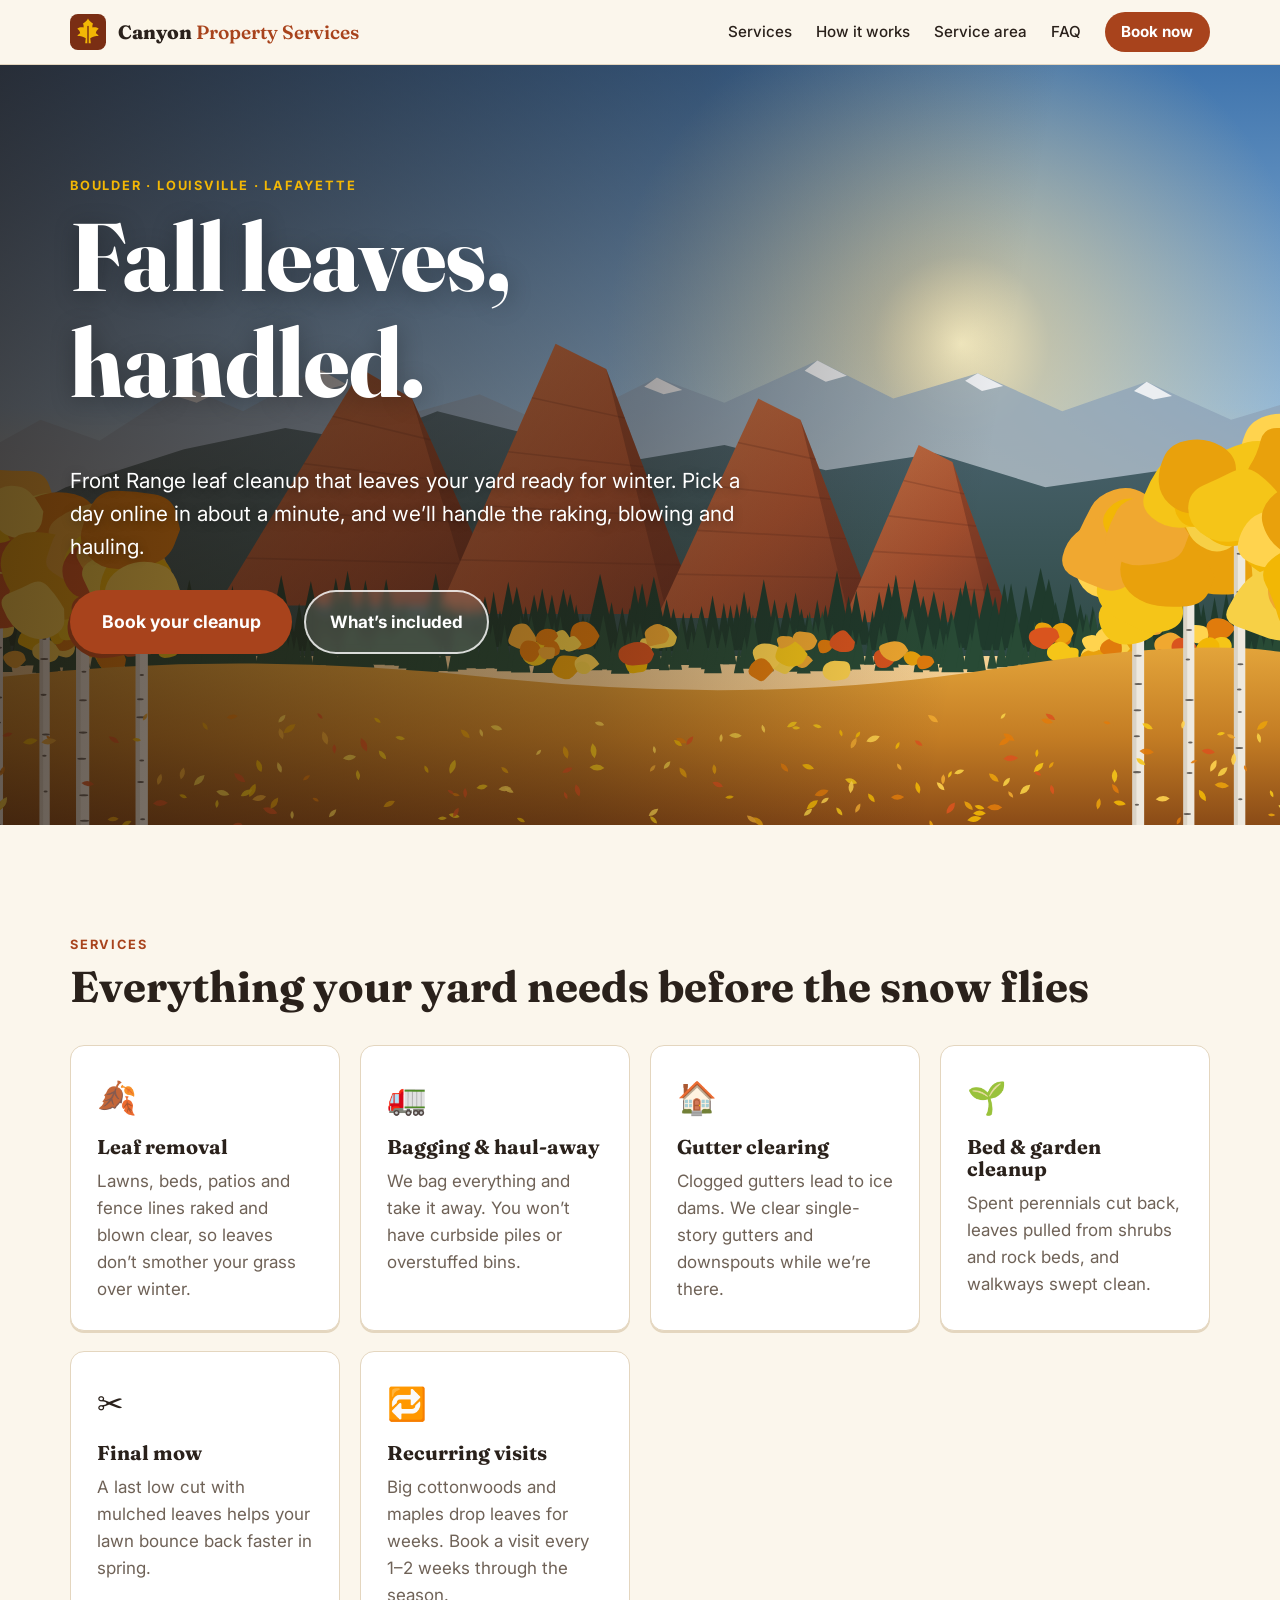
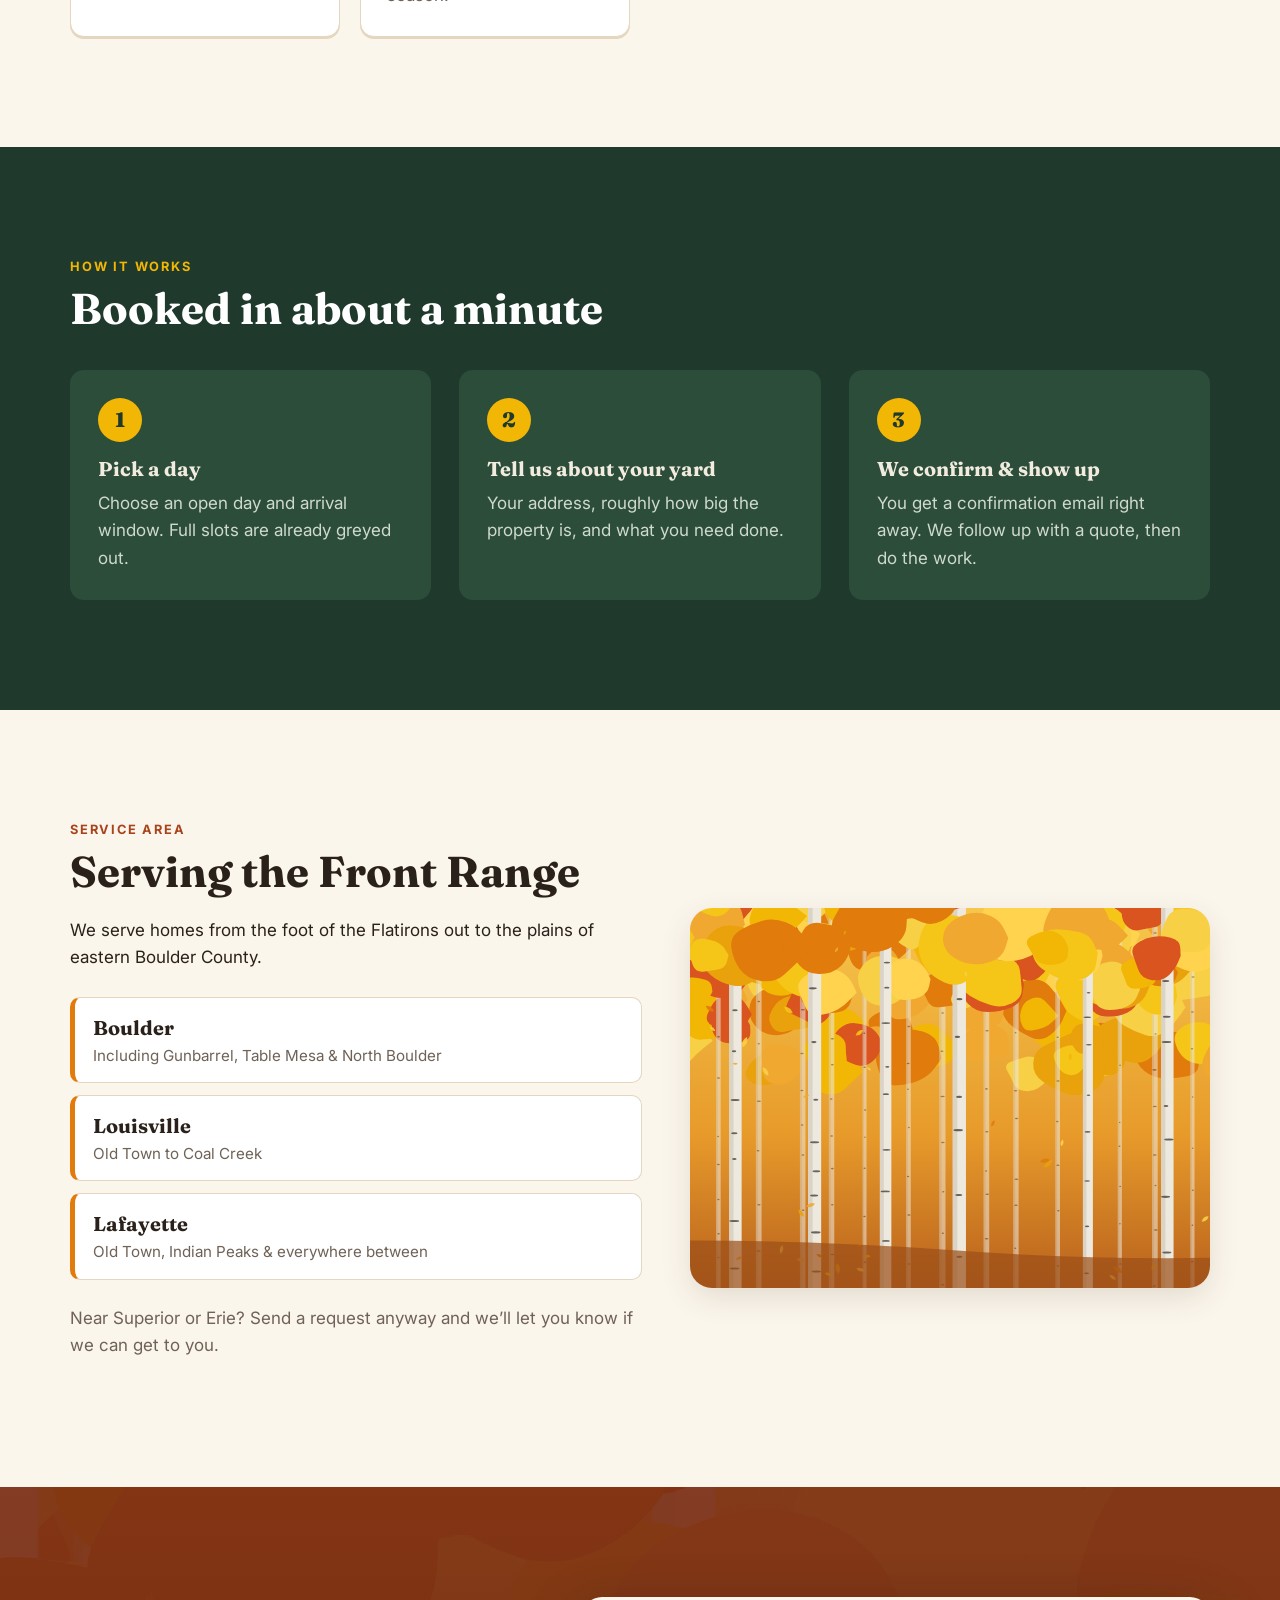
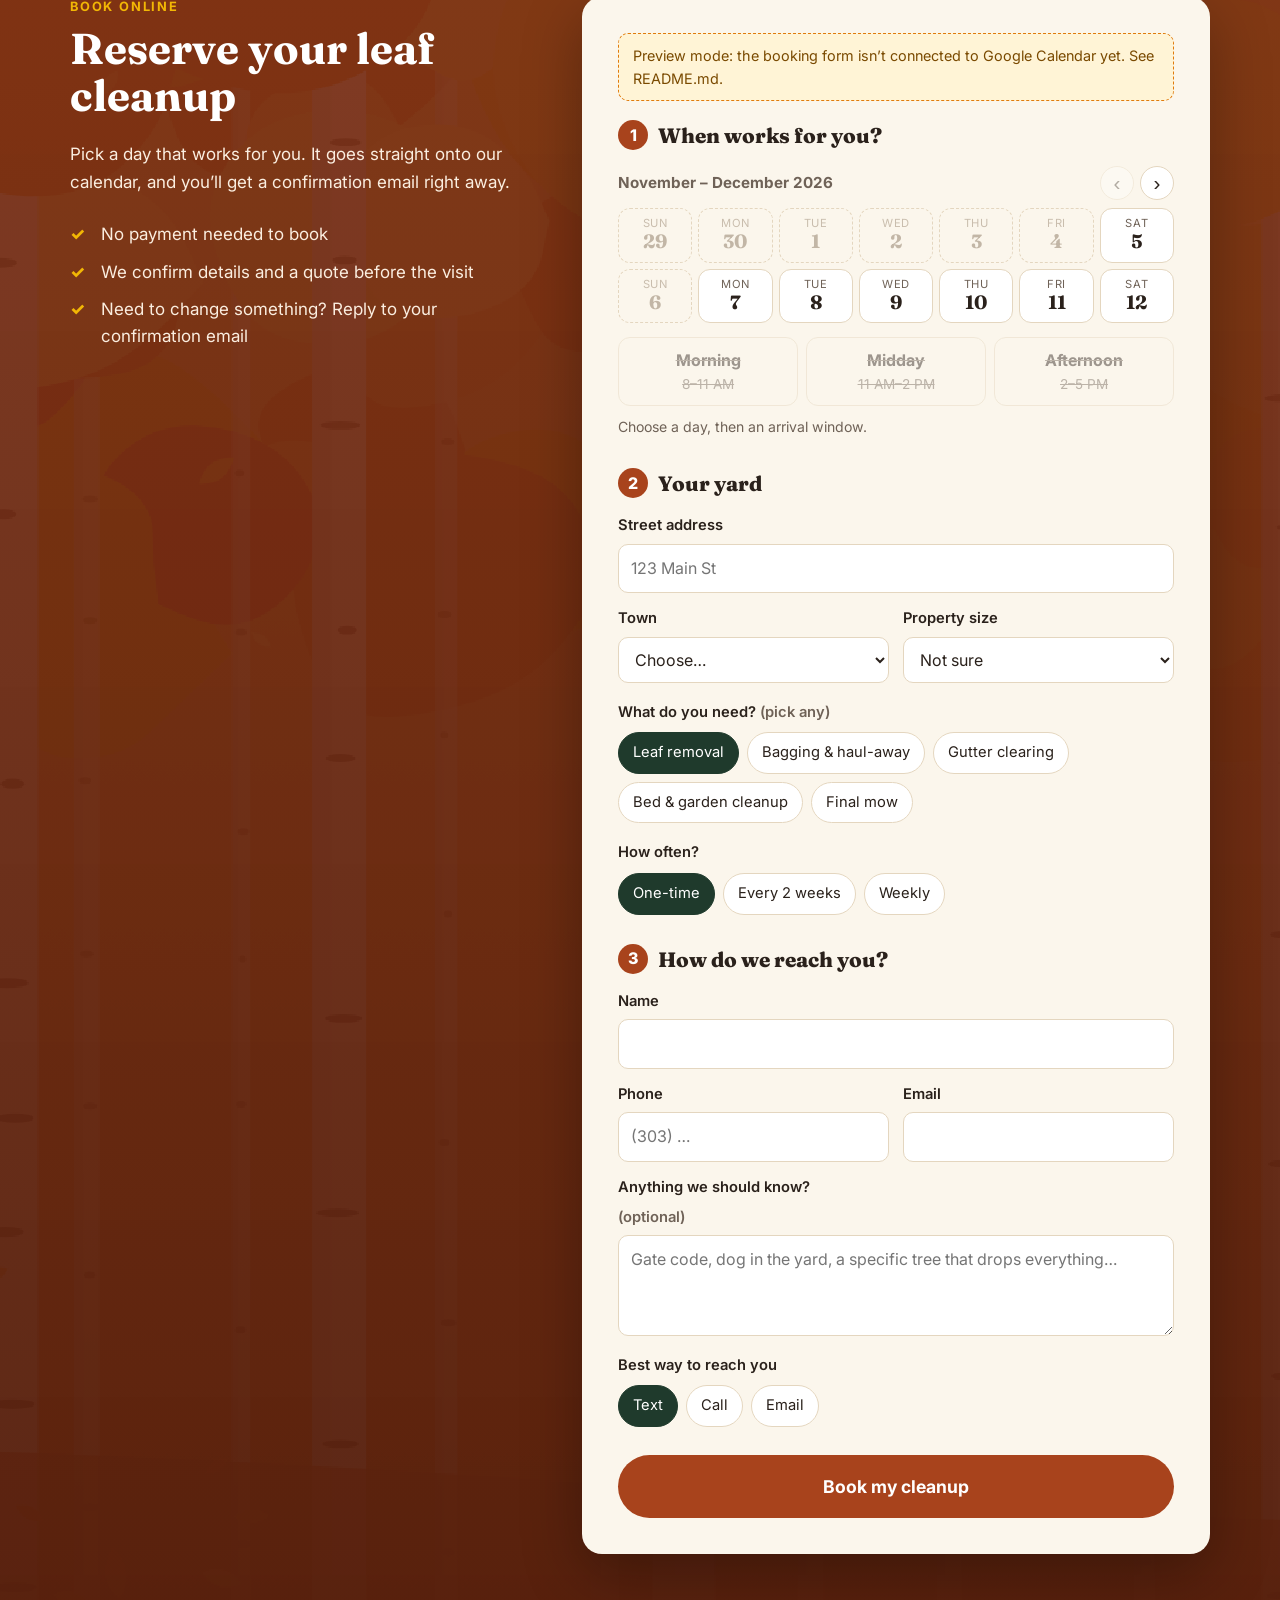
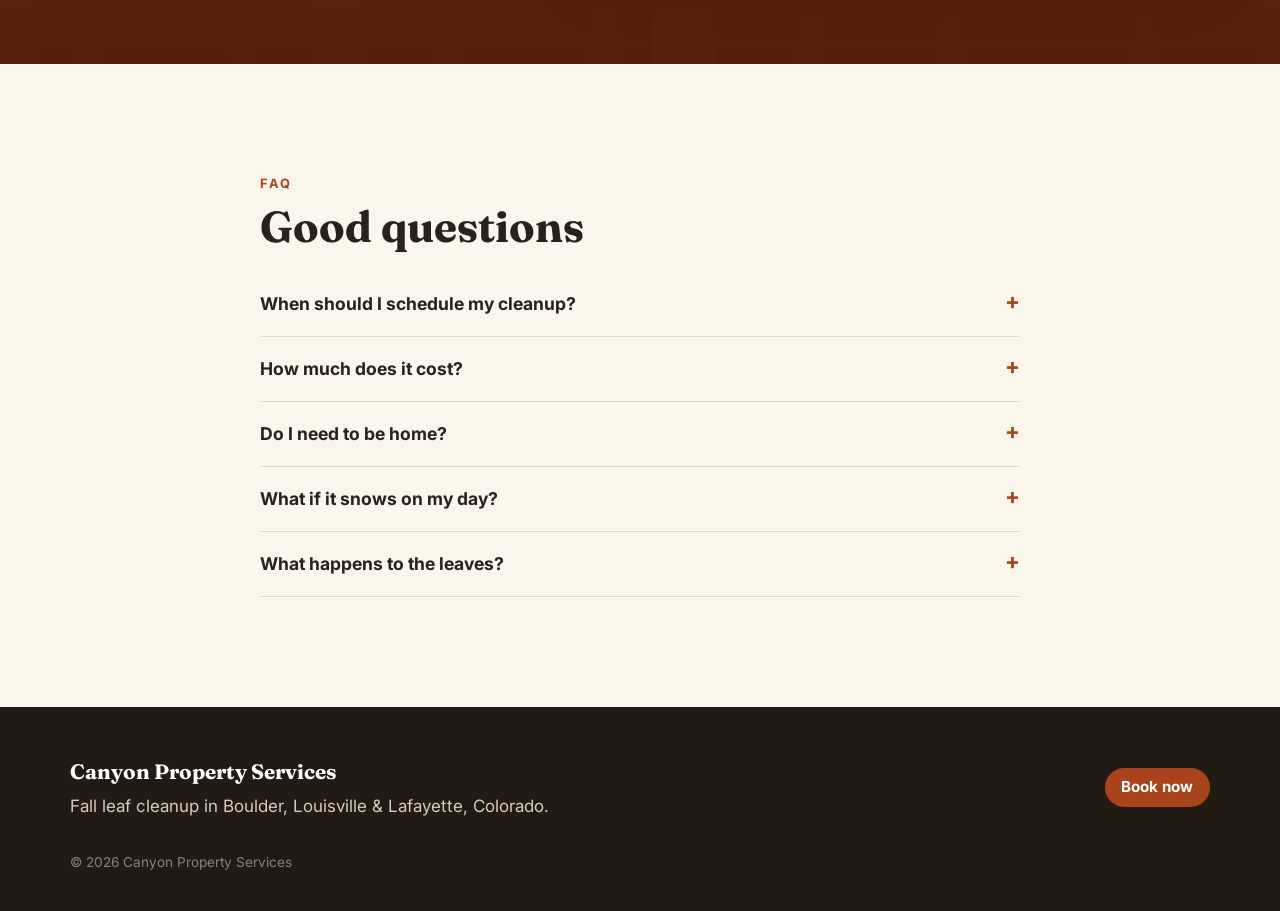
<file: index.html>
<!doctype html>
<html lang="en">
<head>
  <meta charset="utf-8">
  <meta name="viewport" content="width=device-width, initial-scale=1">
  <title>Canyon Property Services | Fall Leaf Cleanup in Boulder, Louisville &amp; Lafayette</title>
  <meta name="description" content="Fall leaf cleanup for Front Range homes in Boulder, Louisville and Lafayette, Colorado. Pick a day online and we’ll be there.">
  <link rel="icon" href="images/favicon.svg" type="image/svg+xml">
  <link rel="preconnect" href="https://fonts.googleapis.com">
  <link rel="preconnect" href="https://fonts.gstatic.com" crossorigin>
  <link href="https://fonts.googleapis.com/css2?family=Fraunces:opsz,wght@9..144,600;9..144,800&family=Inter:wght@400;500;600;700&display=swap" rel="stylesheet">
  <link rel="stylesheet" href="css/styles.css">
</head>
<body>
  <div class="leaves" aria-hidden="true"></div>

  <header class="site-header">
    <div class="wrap header-inner">
      <a class="brand" href="#top">
        <img src="images/favicon.svg" alt="" width="36" height="36">
        <span>Canyon <em>Property Services</em></span>
      </a>
      <nav class="nav" aria-label="Main">
        <a href="#services">Services</a>
        <a href="#how">How it works</a>
        <a href="#area">Service area</a>
        <a href="#faq">FAQ</a>
        <a class="btn btn-small" href="#book">Book now</a>
      </nav>
    </div>
  </header>

  <main id="top">
    <!-- HERO -->
    <section class="hero">
      <div class="wrap hero-content">
        <p class="eyebrow">Boulder · Louisville · Lafayette</p>
        <h1>Fall leaves,<br>handled.</h1>
        <p class="lead">Front Range leaf cleanup that leaves your yard ready for winter. Pick a day online in about a minute, and we’ll handle the raking, blowing and hauling.</p>
        <div class="hero-actions">
          <a class="btn btn-big" href="#book">Book your cleanup</a>
          <a class="btn btn-ghost" href="#services">What’s included</a>
        </div>
      </div>
    </section>

    <!-- SERVICES -->
    <section id="services" class="section">
      <div class="wrap">
        <p class="eyebrow dark">Services</p>
        <h2>Everything your yard needs before the snow flies</h2>
        <div class="cards">
          <article class="card">
            <div class="card-icon" aria-hidden="true">🍂</div>
            <h3>Leaf removal</h3>
            <p>Lawns, beds, patios and fence lines raked and blown clear, so leaves don’t smother your grass over winter.</p>
          </article>
          <article class="card">
            <div class="card-icon" aria-hidden="true">🚛</div>
            <h3>Bagging &amp; haul-away</h3>
            <p>We bag everything and take it away. You won’t have curbside piles or overstuffed bins.</p>
          </article>
          <article class="card">
            <div class="card-icon" aria-hidden="true">🏠</div>
            <h3>Gutter clearing</h3>
            <p>Clogged gutters lead to ice dams. We clear single-story gutters and downspouts while we’re there.</p>
          </article>
          <article class="card">
            <div class="card-icon" aria-hidden="true">🌱</div>
            <h3>Bed &amp; garden cleanup</h3>
            <p>Spent perennials cut back, leaves pulled from shrubs and rock beds, and walkways swept clean.</p>
          </article>
          <article class="card">
            <div class="card-icon" aria-hidden="true">✂️</div>
            <h3>Final mow</h3>
            <p>A last low cut with mulched leaves helps your lawn bounce back faster in spring.</p>
          </article>
          <article class="card">
            <div class="card-icon" aria-hidden="true">🔁</div>
            <h3>Recurring visits</h3>
            <p>Big cottonwoods and maples drop leaves for weeks. Book a visit every 1–2 weeks through the season.</p>
          </article>
        </div>
      </div>
    </section>

    <!-- HOW IT WORKS -->
    <section id="how" class="section how">
      <div class="wrap">
        <p class="eyebrow">How it works</p>
        <h2>Booked in about a minute</h2>
        <ol class="steps">
          <li>
            <span class="step-num">1</span>
            <h3>Pick a day</h3>
            <p>Choose an open day and arrival window. Full slots are already greyed out.</p>
          </li>
          <li>
            <span class="step-num">2</span>
            <h3>Tell us about your yard</h3>
            <p>Your address, roughly how big the property is, and what you need done.</p>
          </li>
          <li>
            <span class="step-num">3</span>
            <h3>We confirm &amp; show up</h3>
            <p>You get a confirmation email right away. We follow up with a quote, then do the work.</p>
          </li>
        </ol>
      </div>
    </section>

    <!-- SERVICE AREA -->
    <section id="area" class="section">
      <div class="wrap area">
        <div>
          <p class="eyebrow dark">Service area</p>
          <h2>Serving the Front Range</h2>
          <p>We serve homes from the foot of the Flatirons out to the plains of eastern Boulder County.</p>
          <ul class="towns">
            <li><strong>Boulder</strong><span>Including Gunbarrel, Table Mesa &amp; North Boulder</span></li>
            <li><strong>Louisville</strong><span>Old Town to Coal Creek</span></li>
            <li><strong>Lafayette</strong><span>Old Town, Indian Peaks &amp; everywhere between</span></li>
          </ul>
          <p class="muted">Near Superior or Erie? Send a request anyway and we’ll let you know if we can get to you.</p>
        </div>
        <div class="area-art" role="img" aria-label="Golden aspen grove in autumn"></div>
      </div>
    </section>

    <!-- BOOKING -->
    <section id="book" class="section book">
      <div class="wrap book-inner">
        <div class="book-intro">
          <p class="eyebrow">Book online</p>
          <h2>Reserve your leaf cleanup</h2>
          <p>Pick a day that works for you. It goes straight onto our calendar, and you’ll get a confirmation email right away.</p>
          <ul class="checks">
            <li>No payment needed to book</li>
            <li>We confirm details and a quote before the visit</li>
            <li>Need to change something? Reply to your confirmation email</li>
          </ul>
          <p class="contact-line" data-contact hidden>
            Prefer to talk? <a data-phone></a><span data-sep> · </span><a data-email></a>
          </p>
        </div>

        <form id="booking-form" class="booking-form" novalidate>
          <div class="preview-banner" id="preview-banner" hidden>
            Preview mode: the booking form isn’t connected to Google Calendar yet. See README.md.
          </div>

          <fieldset>
            <legend><span class="legend-num">1</span> When works for you?</legend>
            <div class="days-head">
              <span id="month-label" class="month-label"></span>
              <div class="days-nav">
                <button type="button" class="icon-btn" id="days-prev" aria-label="Earlier dates">‹</button>
                <button type="button" class="icon-btn" id="days-next" aria-label="Later dates">›</button>
              </div>
            </div>
            <div class="days" id="days" role="radiogroup" aria-label="Choose a day"></div>
            <input type="hidden" name="date" id="date">

            <div class="windows" id="windows" role="radiogroup" aria-label="Arrival window">
              <label class="window"><input type="radio" name="window" value="morning"><span><strong>Morning</strong>8–11 AM</span></label>
              <label class="window"><input type="radio" name="window" value="midday"><span><strong>Midday</strong>11 AM–2 PM</span></label>
              <label class="window"><input type="radio" name="window" value="afternoon"><span><strong>Afternoon</strong>2–5 PM</span></label>
            </div>
            <p class="hint" id="slot-hint">Choose a day, then an arrival window.</p>
          </fieldset>

          <fieldset>
            <legend><span class="legend-num">2</span> Your yard</legend>
            <div class="grid-2">
              <label class="field span-2">Street address
                <input name="address" autocomplete="street-address" required placeholder="123 Main St">
              </label>
              <label class="field">Town
                <select name="city" required>
                  <option value="">Choose…</option>
                  <option>Boulder</option>
                  <option>Louisville</option>
                  <option>Lafayette</option>
                  <option>Superior</option>
                  <option>Erie</option>
                  <option>Other</option>
                </select>
              </label>
              <label class="field">Property size
                <select name="property_size">
                  <option value="">Not sure</option>
                  <option>Small (townhome / small yard)</option>
                  <option>Medium (typical single-family lot)</option>
                  <option>Large (big lot / lots of trees)</option>
                  <option>Acreage</option>
                </select>
              </label>
            </div>
            <p class="field-label">What do you need? <span class="muted">(pick any)</span></p>
            <div class="chips">
              <label class="chip"><input type="checkbox" name="services" value="Leaf removal" checked><span>Leaf removal</span></label>
              <label class="chip"><input type="checkbox" name="services" value="Bagging & haul-away"><span>Bagging &amp; haul-away</span></label>
              <label class="chip"><input type="checkbox" name="services" value="Gutter clearing"><span>Gutter clearing</span></label>
              <label class="chip"><input type="checkbox" name="services" value="Bed & garden cleanup"><span>Bed &amp; garden cleanup</span></label>
              <label class="chip"><input type="checkbox" name="services" value="Final mow"><span>Final mow</span></label>
            </div>
            <p class="field-label">How often?</p>
            <div class="chips">
              <label class="chip"><input type="radio" name="frequency" value="One-time" checked><span>One-time</span></label>
              <label class="chip"><input type="radio" name="frequency" value="Every 2 weeks this fall"><span>Every 2 weeks</span></label>
              <label class="chip"><input type="radio" name="frequency" value="Weekly this fall"><span>Weekly</span></label>
            </div>
          </fieldset>

          <fieldset>
            <legend><span class="legend-num">3</span> How do we reach you?</legend>
            <div class="grid-2">
              <label class="field span-2">Name
                <input name="name" autocomplete="name" required>
              </label>
              <label class="field">Phone
                <input name="phone" type="tel" autocomplete="tel" required placeholder="(303) …">
              </label>
              <label class="field">Email
                <input name="email" type="email" autocomplete="email" required>
              </label>
              <label class="field span-2">Anything we should know? <span class="muted">(optional)</span>
                <textarea name="notes" rows="3" placeholder="Gate code, dog in the yard, a specific tree that drops everything…"></textarea>
              </label>
            </div>
            <p class="field-label">Best way to reach you</p>
            <div class="chips">
              <label class="chip"><input type="radio" name="contact_pref" value="Text" checked><span>Text</span></label>
              <label class="chip"><input type="radio" name="contact_pref" value="Call"><span>Call</span></label>
              <label class="chip"><input type="radio" name="contact_pref" value="Email"><span>Email</span></label>
            </div>
            <!-- Honeypot: hidden from people, catches spam bots -->
            <label class="hp" aria-hidden="true">Website <input name="company_website" tabindex="-1" autocomplete="off"></label>
          </fieldset>

          <div class="form-error" id="form-error" role="alert" hidden></div>
          <button class="btn btn-big btn-block" type="submit" id="submit-btn">Book my cleanup</button>

          <div class="success" id="success" hidden tabindex="-1">
            <div class="success-icon" aria-hidden="true">🍁</div>
            <h3>You’re on the calendar!</h3>
            <p id="success-detail"></p>
            <p class="muted">A confirmation email is on its way. We’ll be in touch soon to confirm details and pricing.</p>
            <button type="button" class="btn btn-ghost-dark" id="book-another">Book another visit</button>
          </div>
        </form>
      </div>
    </section>

    <!-- FAQ -->
    <section id="faq" class="section">
      <div class="wrap narrow">
        <p class="eyebrow dark">FAQ</p>
        <h2>Good questions</h2>
        <details>
          <summary>When should I schedule my cleanup?</summary>
          <p>Most Front Range trees drop their leaves from early October to mid-November. Big cottonwoods and oaks can hang on longer. If you have a lot of trees, two visits (one mid-season, one after the last leaves fall) usually works best.</p>
        </details>
        <details>
          <summary>How much does it cost?</summary>
          <p>It depends on yard size, how many leaves there are, and whether you want haul-away. We’ll confirm a price with you before any work starts, and booking online doesn’t commit you to anything.</p>
        </details>
        <details>
          <summary>Do I need to be home?</summary>
          <p>No. Just make sure we can get into the yard (leave a gate code in the notes if needed) and keep pets inside while we work.</p>
        </details>
        <details>
          <summary>What if it snows on my day?</summary>
          <p>Colorado fall weather is unpredictable. If snow or high winds roll in, we’ll reach out to reschedule for the next good day.</p>
        </details>
        <details>
          <summary>What happens to the leaves?</summary>
          <p>We can bag and haul them away, or mulch them into your lawn as free fertilizer. Just tell us which you prefer in the notes.</p>
        </details>
      </div>
    </section>
  </main>

  <footer class="site-footer">
    <div class="wrap footer-inner">
      <div>
        <strong>Canyon Property Services</strong>
        <p>Fall leaf cleanup in Boulder, Louisville &amp; Lafayette, Colorado.</p>
      </div>
      <div class="footer-contact" data-contact hidden>
        <a data-phone></a>
        <a data-email></a>
      </div>
      <a class="btn btn-small" href="#book">Book now</a>
    </div>
    <p class="wrap copyright">© <span id="year"></span> Canyon Property Services</p>
  </footer>

  <script src="js/config.js"></script>
  <script src="js/main.js"></script>
</body>
</html>
</file>
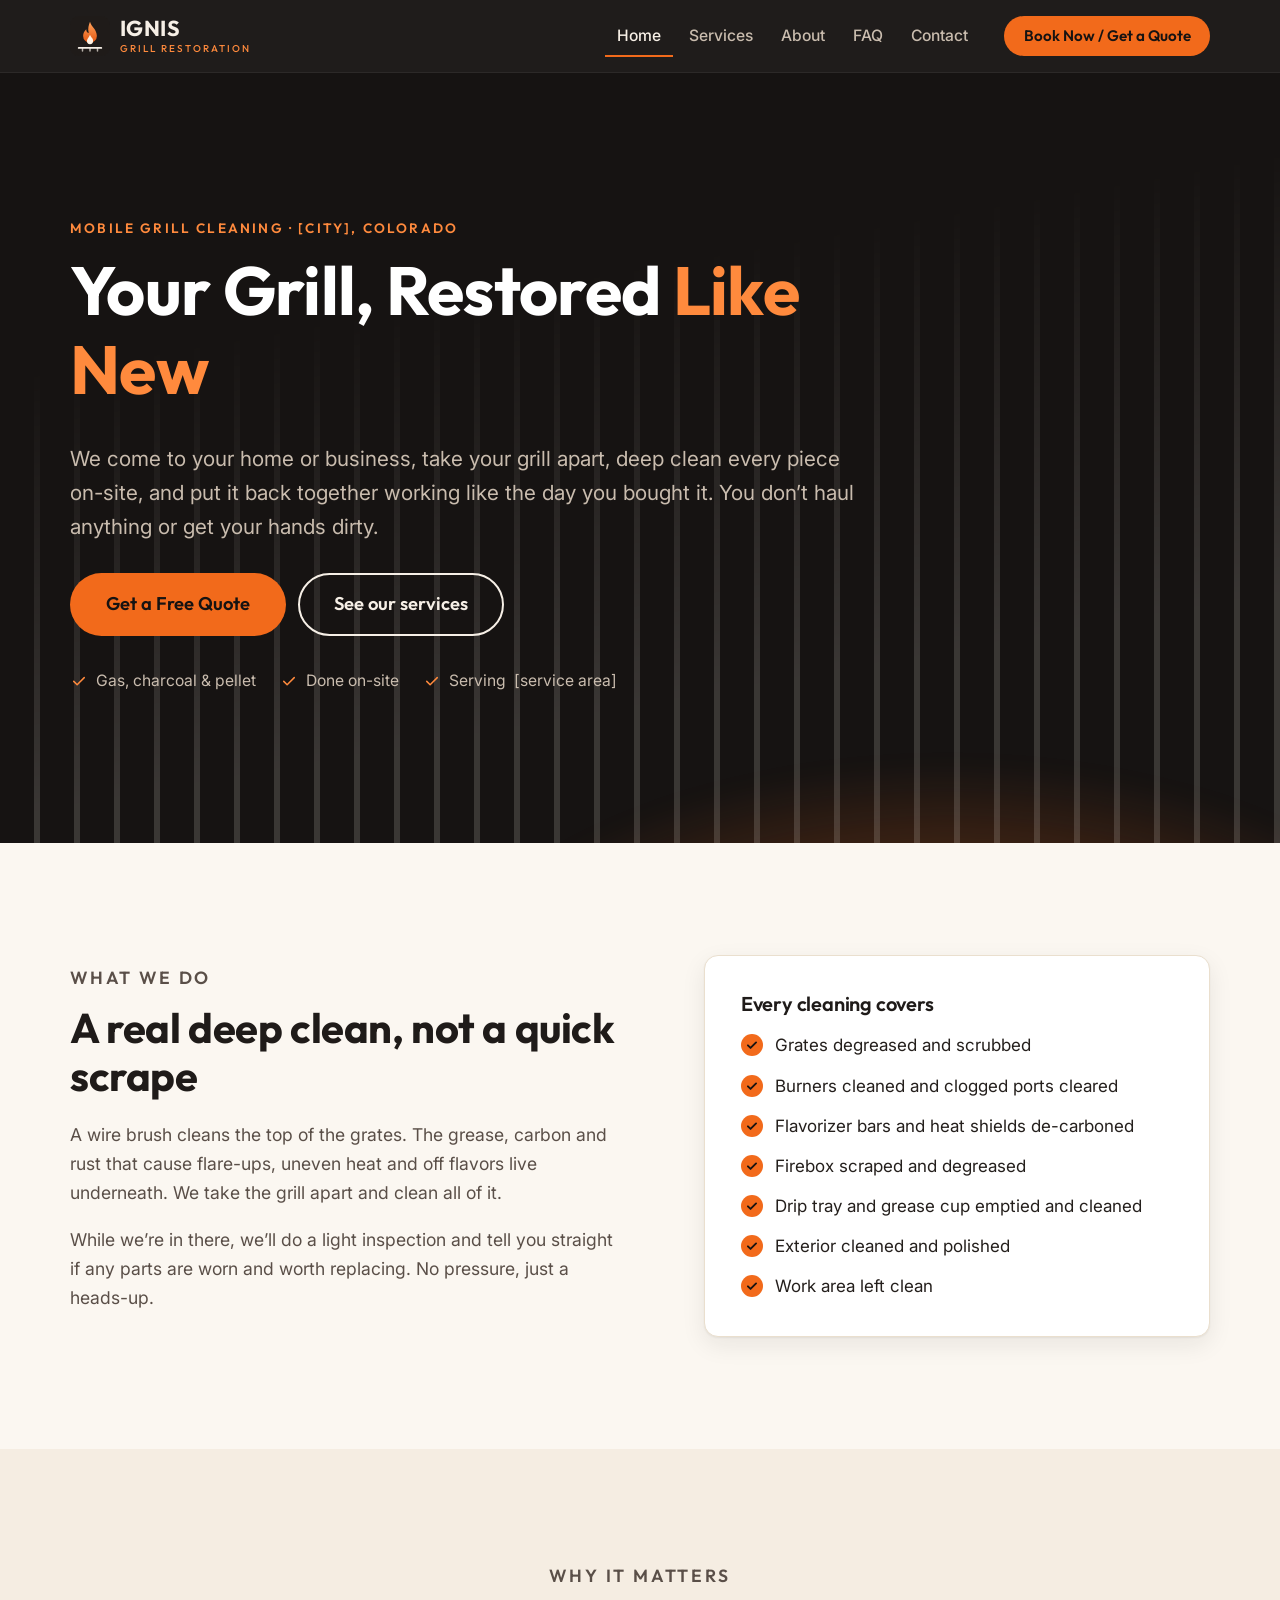
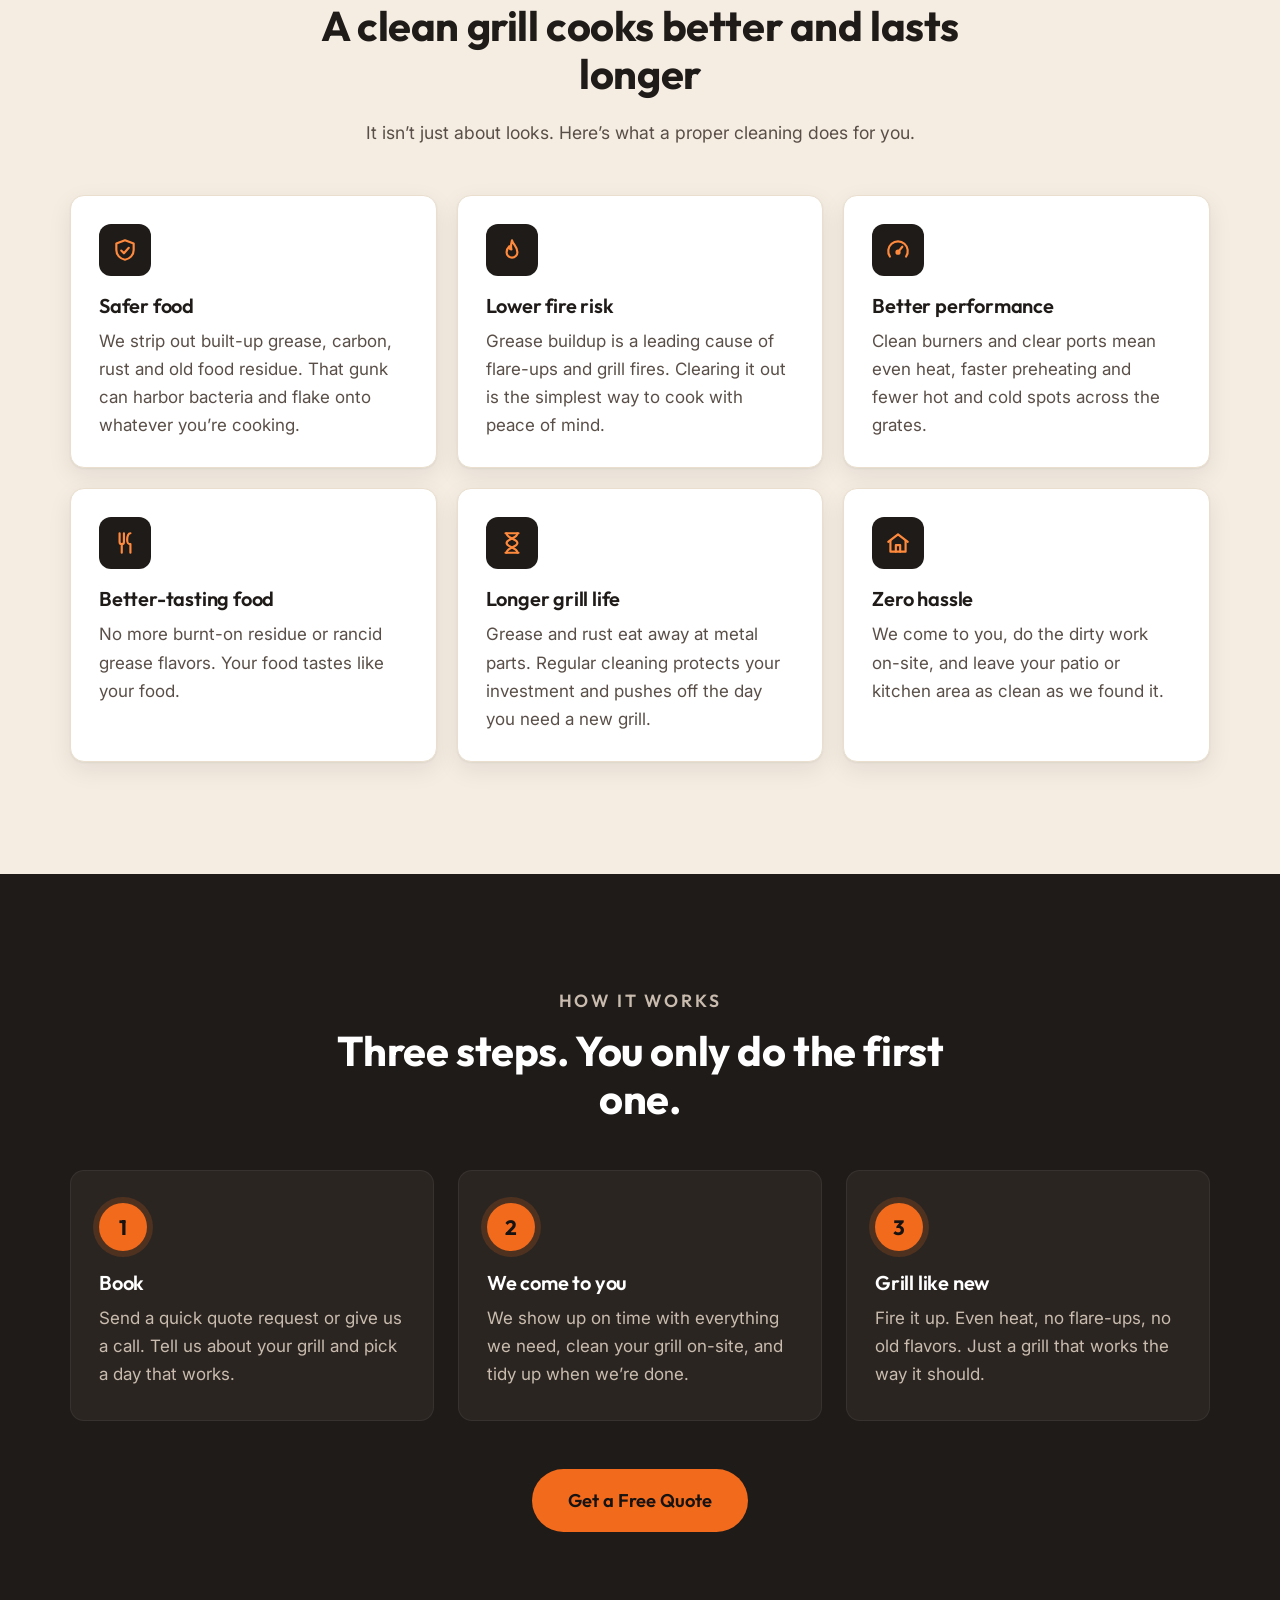
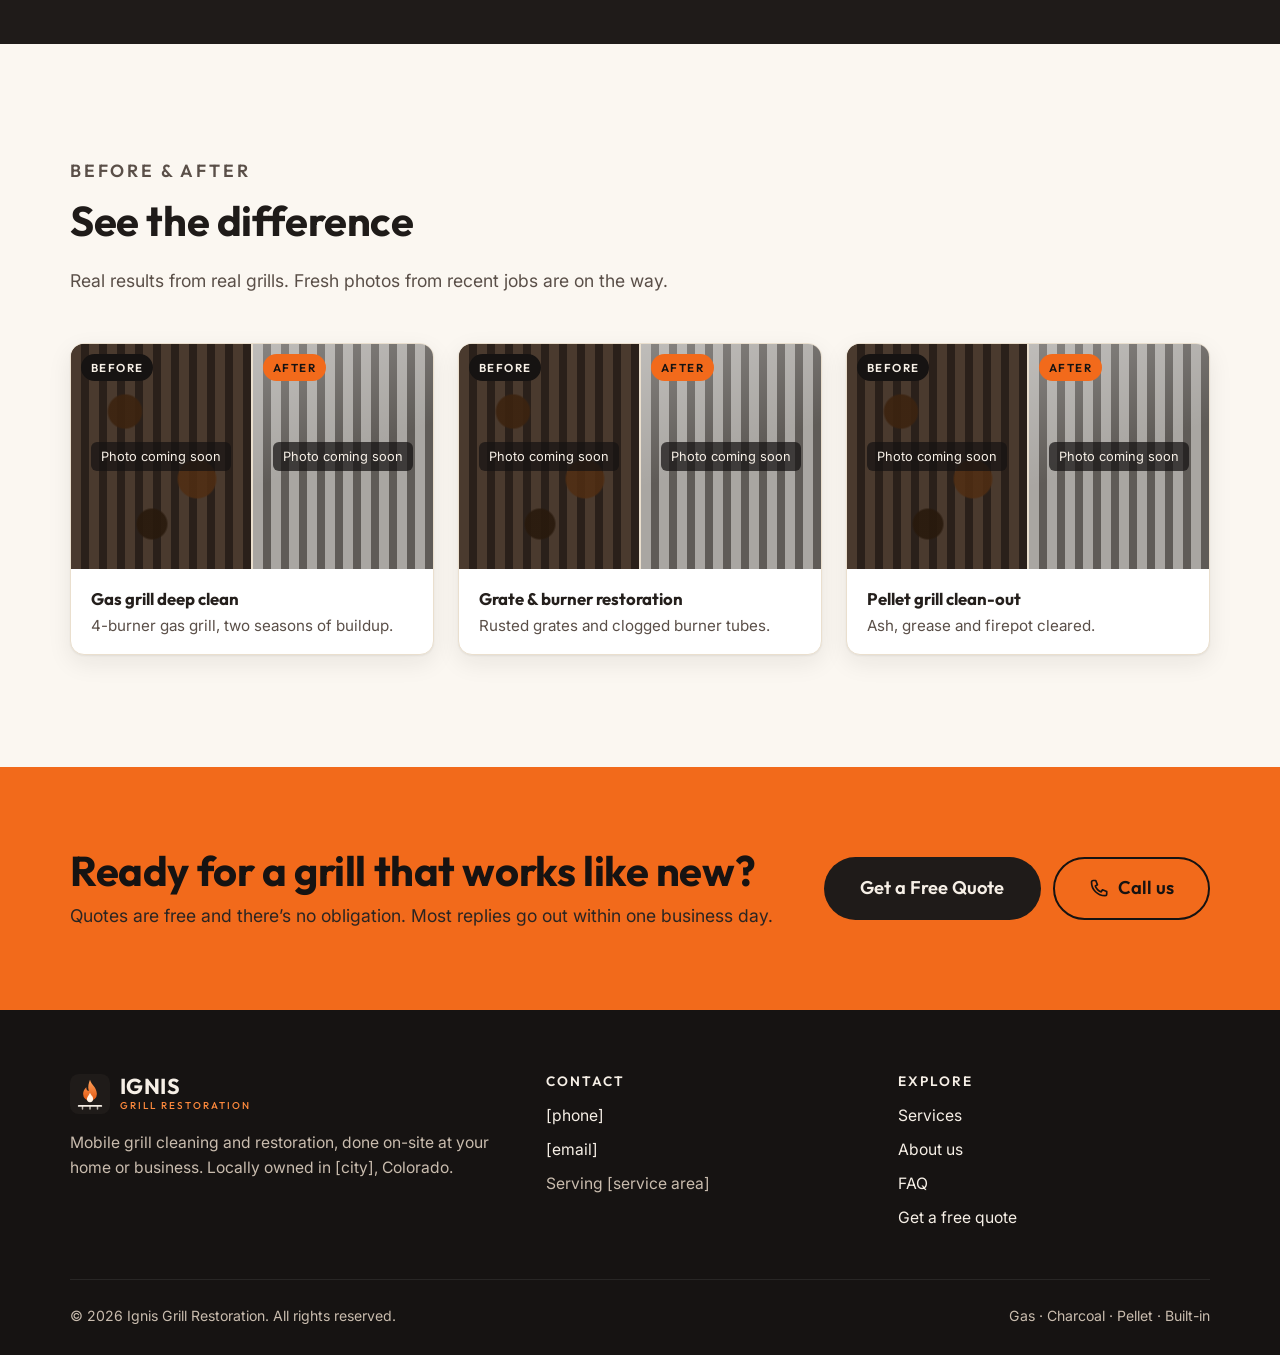
<file: ignis-grill-restoration/index.html>
<!doctype html>
<html lang="en">
<head>
  <meta charset="utf-8">
  <meta name="viewport" content="width=device-width, initial-scale=1">
  <title>Ignis Grill Restoration | Mobile Grill Cleaning in Colorado</title>
  <meta name="description" content="Mobile grill cleaning and restoration in Colorado. We come to you, deep clean your gas, charcoal or pellet grill on-site, and restore it like new. Get a free quote.">
  <meta name="theme-color" content="#161312">
  <link rel="icon" href="images/logo.svg" type="image/svg+xml">
  <link rel="preconnect" href="https://fonts.googleapis.com">
  <link rel="preconnect" href="https://fonts.gstatic.com" crossorigin>
  <link href="https://fonts.googleapis.com/css2?family=Inter:wght@400;500;600;700&family=Outfit:wght@500;600;700&display=swap" rel="stylesheet">
  <link rel="stylesheet" href="css/styles.css">
</head>
<body>
  <a class="skip" href="#main">Skip to content</a>

  <header class="site-header">
    <div class="wrap header-inner">
      <a class="brand" href="index.html" aria-label="Ignis Grill Restoration home">
        <img src="images/logo.svg" alt="" width="40" height="40">
        <span class="brand-name">IGNIS<small>Grill Restoration</small></span>
      </a>
      <nav id="site-nav" class="nav" aria-label="Main">
        <a href="index.html" aria-current="page">Home</a>
        <a href="services.html">Services</a>
        <a href="about.html">About</a>
        <a href="faq.html">FAQ</a>
        <a href="contact.html">Contact</a>
      </nav>
      <a class="btn btn-primary btn-sm header-cta" href="contact.html#quote"><span class="cta-full">Book Now / Get a Quote</span><span class="cta-short">Get a Quote</span></a>
      <button class="nav-toggle" type="button" aria-expanded="false" aria-controls="site-nav" aria-label="Menu"><span></span></button>
    </div>
  </header>

  <main id="main">
    <section class="hero">
      <div class="wrap">
        <p class="eyebrow">Mobile grill cleaning · <span data-city>[city]</span>, Colorado</p>
        <h1>Your Grill, Restored <em>Like New</em></h1>
        <p class="lead">We come to your home or business, take your grill apart, deep clean every piece on-site, and put it back together working like the day you bought it. You don’t haul anything or get your hands dirty.</p>
        <div class="hero-actions">
          <a class="btn btn-primary btn-lg" href="contact.html#quote">Get a Free Quote</a>
          <a class="btn btn-outline btn-lg" href="services.html">See our services</a>
        </div>
        <ul class="hero-points">
          <li><svg viewBox="0 0 24 24" fill="none" stroke="currentColor" stroke-width="2" stroke-linecap="round" stroke-linejoin="round" aria-hidden="true"><path d="M5 12.5l4.5 4.5L19 7.5"/></svg>Gas, charcoal &amp; pellet</li>
          <li><svg viewBox="0 0 24 24" fill="none" stroke="currentColor" stroke-width="2" stroke-linecap="round" stroke-linejoin="round" aria-hidden="true"><path d="M5 12.5l4.5 4.5L19 7.5"/></svg>Done on-site</li>
          <li><svg viewBox="0 0 24 24" fill="none" stroke="currentColor" stroke-width="2" stroke-linecap="round" stroke-linejoin="round" aria-hidden="true"><path d="M5 12.5l4.5 4.5L19 7.5"/></svg>Serving <span data-area>[service area]</span></li>
        </ul>
      </div>
    </section>

    <section class="section">
      <div class="wrap intro">
        <div>
          <p class="eyebrow">What we do</p>
          <h2>A real deep clean, not a quick scrape</h2>
          <p>A wire brush cleans the top of the grates. The grease, carbon and rust that cause flare-ups, uneven heat and off flavors live underneath. We take the grill apart and clean all of it.</p>
          <p>While we’re in there, we’ll do a light inspection and tell you straight if any parts are worn and worth replacing. No pressure, just a heads-up.</p>
        </div>
        <div class="panel">
          <h3>Every cleaning covers</h3>
          <ul class="check-list">
            <li>Grates degreased and scrubbed</li>
            <li>Burners cleaned and clogged ports cleared</li>
            <li>Flavorizer bars and heat shields de-carboned</li>
            <li>Firebox scraped and degreased</li>
            <li>Drip tray and grease cup emptied and cleaned</li>
            <li>Exterior cleaned and polished</li>
            <li>Work area left clean</li>
          </ul>
        </div>
      </div>
    </section>

    <section class="section section-alt">
      <div class="wrap">
        <div class="section-head center">
          <p class="eyebrow">Why it matters</p>
          <h2>A clean grill cooks better and lasts longer</h2>
          <p>It isn’t just about looks. Here’s what a proper cleaning does for you.</p>
        </div>
        <div class="grid-3">
          <article class="benefit">
            <div class="icon"><svg viewBox="0 0 24 24" fill="none" stroke="currentColor" stroke-width="2" stroke-linecap="round" stroke-linejoin="round" aria-hidden="true"><path d="M12 3l8 3v6c0 4.5-3.4 8.2-8 9-4.6-.8-8-4.5-8-9V6l8-3z"/><path d="M8.5 12.5l2.5 2.5 4.5-5"/></svg></div>
            <h3>Safer food</h3>
            <p>We strip out built-up grease, carbon, rust and old food residue. That gunk can harbor bacteria and flake onto whatever you’re cooking.</p>
          </article>
          <article class="benefit">
            <div class="icon"><svg viewBox="0 0 24 24" fill="none" stroke="currentColor" stroke-width="2" stroke-linecap="round" stroke-linejoin="round" aria-hidden="true"><path d="M12 3c1 4 5 6 5 11a5 5 0 0 1-10 0c0-2.5 1-4 2.5-5.5 0 2 1 3 2 3-1-3.5 0-6.5.5-8.5z"/></svg></div>
            <h3>Lower fire risk</h3>
            <p>Grease buildup is a leading cause of flare-ups and grill fires. Clearing it out is the simplest way to cook with peace of mind.</p>
          </article>
          <article class="benefit">
            <div class="icon"><svg viewBox="0 0 24 24" fill="none" stroke="currentColor" stroke-width="2" stroke-linecap="round" stroke-linejoin="round" aria-hidden="true"><path d="M4.5 18a9 9 0 1 1 15 0"/><path d="M12 14l4-5"/><circle cx="12" cy="14" r="1.4"/></svg></div>
            <h3>Better performance</h3>
            <p>Clean burners and clear ports mean even heat, faster preheating and fewer hot and cold spots across the grates.</p>
          </article>
          <article class="benefit">
            <div class="icon"><svg viewBox="0 0 24 24" fill="none" stroke="currentColor" stroke-width="2" stroke-linecap="round" stroke-linejoin="round" aria-hidden="true"><path d="M7 3v8a2 2 0 0 0 2 2v8"/><path d="M11 3v8a2 2 0 0 1-2 2"/><path d="M17 3c-1.7 0-3 2.2-3 6s1.3 4 3 4v8"/></svg></div>
            <h3>Better-tasting food</h3>
            <p>No more burnt-on residue or rancid grease flavors. Your food tastes like your food.</p>
          </article>
          <article class="benefit">
            <div class="icon"><svg viewBox="0 0 24 24" fill="none" stroke="currentColor" stroke-width="2" stroke-linecap="round" stroke-linejoin="round" aria-hidden="true"><path d="M6 3h12M6 21h12"/><path d="M7 3c0 5 10 5 10 9s-10 4-10 9"/><path d="M17 3c0 5-10 5-10 9s10 4 10 9"/></svg></div>
            <h3>Longer grill life</h3>
            <p>Grease and rust eat away at metal parts. Regular cleaning protects your investment and pushes off the day you need a new grill.</p>
          </article>
          <article class="benefit">
            <div class="icon"><svg viewBox="0 0 24 24" fill="none" stroke="currentColor" stroke-width="2" stroke-linecap="round" stroke-linejoin="round" aria-hidden="true"><path d="M3 11l9-7 9 7"/><path d="M5 10v10h14V10"/><path d="M10 20v-6h4v6"/></svg></div>
            <h3>Zero hassle</h3>
            <p>We come to you, do the dirty work on-site, and leave your patio or kitchen area as clean as we found it.</p>
          </article>
        </div>
      </div>
    </section>

    <section class="section on-dark" id="how">
      <div class="wrap">
        <div class="section-head center">
          <p class="eyebrow">How it works</p>
          <h2>Three steps. You only do the first one.</h2>
        </div>
        <ol class="steps">
          <li class="step">
            <h3>Book</h3>
            <p>Send a quick quote request or give us a call. Tell us about your grill and pick a day that works.</p>
          </li>
          <li class="step">
            <h3>We come to you</h3>
            <p>We show up on time with everything we need, clean your grill on-site, and tidy up when we’re done.</p>
          </li>
          <li class="step">
            <h3>Grill like new</h3>
            <p>Fire it up. Even heat, no flare-ups, no old flavors. Just a grill that works the way it should.</p>
          </li>
        </ol>
        <div class="center-cta"><a class="btn btn-primary btn-lg" href="contact.html#quote">Get a Free Quote</a></div>
      </div>
    </section>

    <section class="section">
      <div class="wrap">
        <div class="section-head">
          <p class="eyebrow">Before &amp; after</p>
          <h2>See the difference</h2>
          <p>Real results from real grills. Fresh photos from recent jobs are on the way.</p>
        </div>
        <div class="ba-grid">
          <figure class="ba-card">
            <div class="ba-pair">
              <div class="ba-photo before"><span class="ba-tag">Before</span><span class="ph-note">Photo coming soon</span></div>
              <div class="ba-photo after"><span class="ba-tag">After</span><span class="ph-note">Photo coming soon</span></div>
            </div>
            <figcaption><strong>Gas grill deep clean</strong>4-burner gas grill, two seasons of buildup.</figcaption>
          </figure>
          <figure class="ba-card">
            <div class="ba-pair">
              <div class="ba-photo before"><span class="ba-tag">Before</span><span class="ph-note">Photo coming soon</span></div>
              <div class="ba-photo after"><span class="ba-tag">After</span><span class="ph-note">Photo coming soon</span></div>
            </div>
            <figcaption><strong>Grate & burner restoration</strong>Rusted grates and clogged burner tubes.</figcaption>
          </figure>
          <figure class="ba-card">
            <div class="ba-pair">
              <div class="ba-photo before"><span class="ba-tag">Before</span><span class="ph-note">Photo coming soon</span></div>
              <div class="ba-photo after"><span class="ba-tag">After</span><span class="ph-note">Photo coming soon</span></div>
            </div>
            <figcaption><strong>Pellet grill clean-out</strong>Ash, grease and firepot cleared.</figcaption>
          </figure>
        </div>
      </div>
    </section>

    <section class="cta-band">
      <div class="wrap">
        <div>
          <h2>Ready for a grill that works like new?</h2>
          <p>Quotes are free and there’s no obligation. Most replies go out within one business day.</p>
        </div>
        <div class="actions">
          <a class="btn btn-dark btn-lg" href="contact.html#quote">Get a Free Quote</a>
          <a class="btn btn-ghost-dark btn-lg" href="contact.html" data-tel><svg viewBox="0 0 24 24" fill="none" stroke="currentColor" stroke-width="2" stroke-linecap="round" stroke-linejoin="round" aria-hidden="true"><path d="M5 3h3l2 5-2.5 1.5a11 11 0 0 0 7 7L16 14l5 2v3a2 2 0 0 1-2 2A16 16 0 0 1 3 5a2 2 0 0 1 2-2z"/></svg>Call us</a>
        </div>
      </div>
    </section>
  </main>

  <footer class="site-footer">
    <div class="wrap">
      <div class="footer-grid">
        <div class="footer-brand">
          <a class="brand" href="index.html" aria-label="Ignis Grill Restoration home">
            <img src="images/logo.svg" alt="" width="40" height="40">
            <span class="brand-name">IGNIS<small>Grill Restoration</small></span>
          </a>
          <p>Mobile grill cleaning and restoration, done on-site at your home or business. Locally owned in <span data-city>[city]</span>, Colorado.</p>
        </div>
        <div>
          <h3>Contact</h3>
          <ul>
            <li><a href="contact.html" data-tel><span data-phone>[phone]</span></a></li>
            <li><a href="contact.html#quote" data-mailto><span data-email>[email]</span></a></li>
            <li>Serving <span data-area>[service area]</span></li>
          </ul>
        </div>
        <div>
          <h3>Explore</h3>
          <ul>
            <li><a href="services.html">Services</a></li>
            <li><a href="about.html">About us</a></li>
            <li><a href="faq.html">FAQ</a></li>
            <li><a href="contact.html#quote">Get a free quote</a></li>
          </ul>
        </div>
      </div>
      <div class="footer-bottom">
        <span>&copy; <span id="year">2026</span> Ignis Grill Restoration. All rights reserved.</span>
        <span>Gas · Charcoal · Pellet · Built-in</span>
      </div>
    </div>
  </footer>

  <a class="call-fab" href="contact.html" data-tel aria-label="Call Ignis Grill Restoration">
    <svg viewBox="0 0 24 24" fill="none" stroke="currentColor" stroke-width="2" stroke-linecap="round" stroke-linejoin="round" aria-hidden="true"><path d="M5 3h3l2 5-2.5 1.5a11 11 0 0 0 7 7L16 14l5 2v3a2 2 0 0 1-2 2A16 16 0 0 1 3 5a2 2 0 0 1 2-2z"/></svg><span>Call <span data-phone>[phone]</span></span>
  </a>

  <script src="js/config.js"></script>
  <script src="js/main.js"></script>
</body>
</html>
</file>
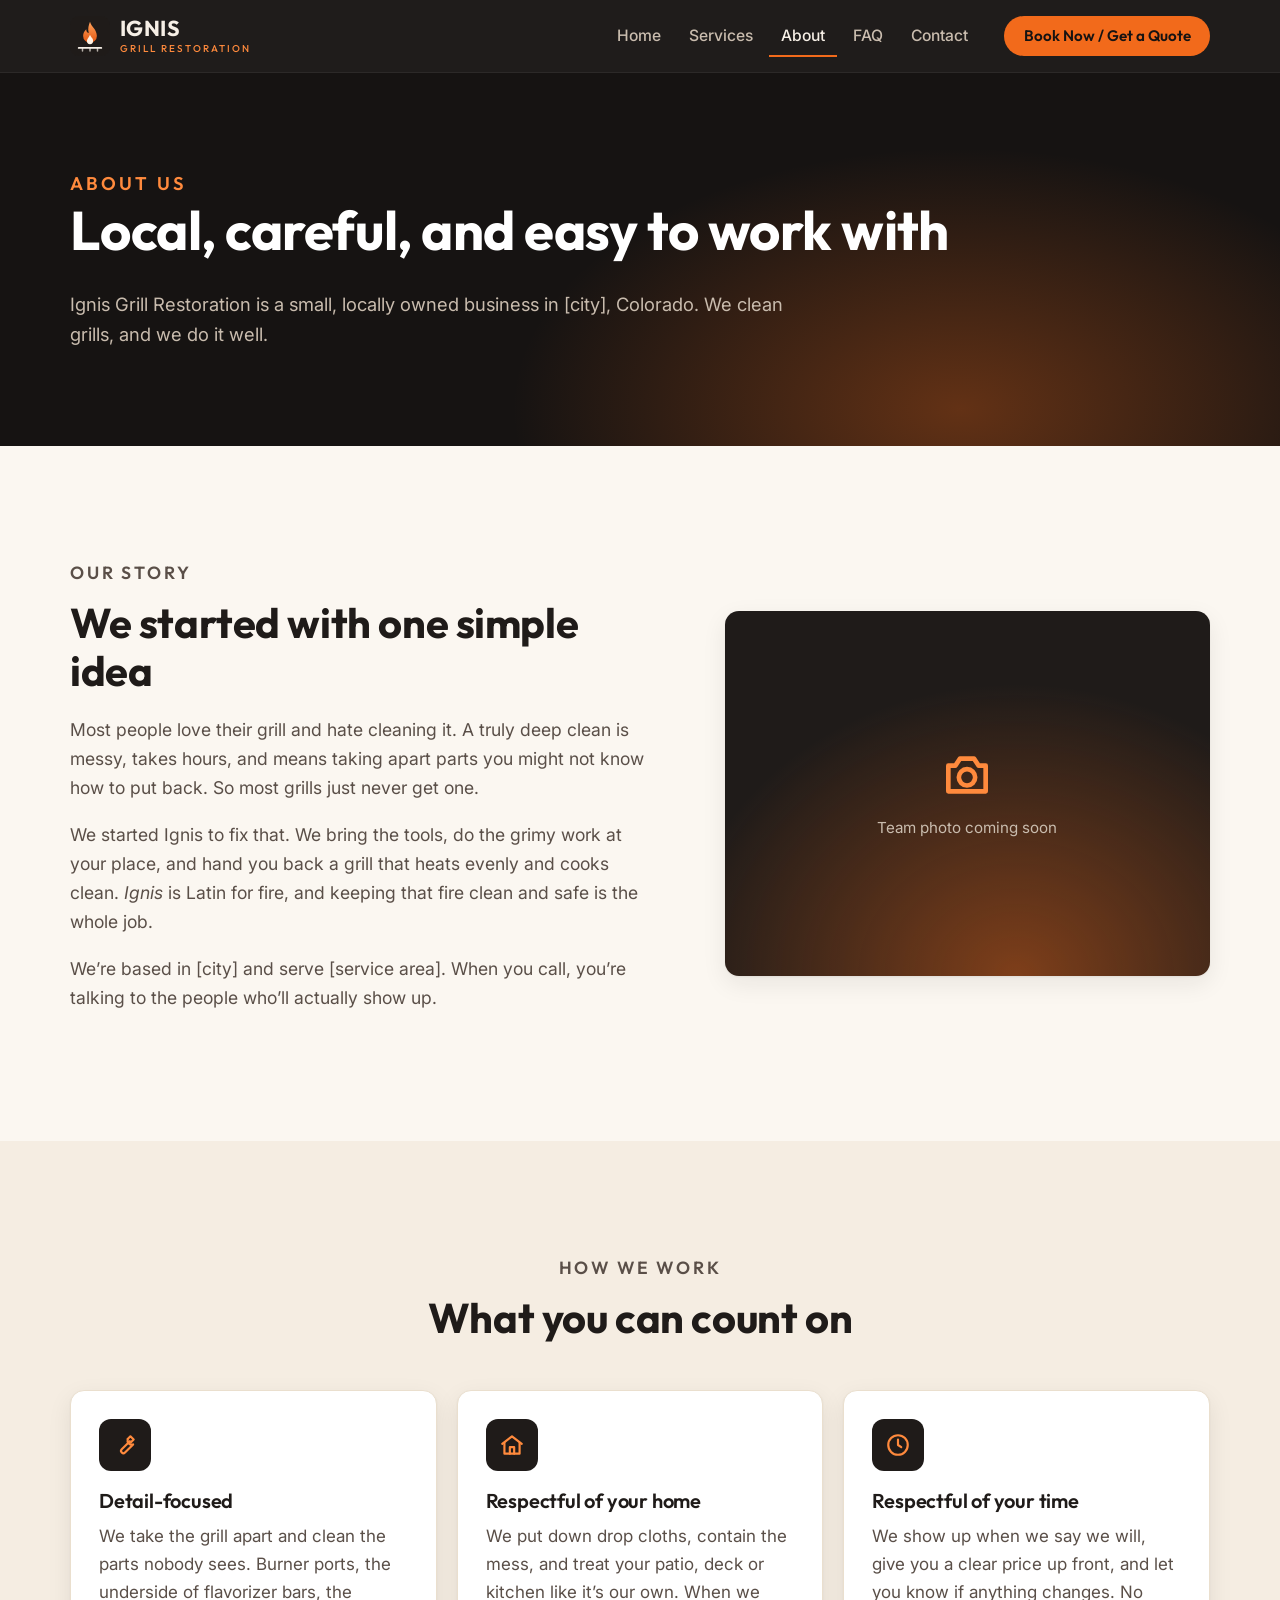
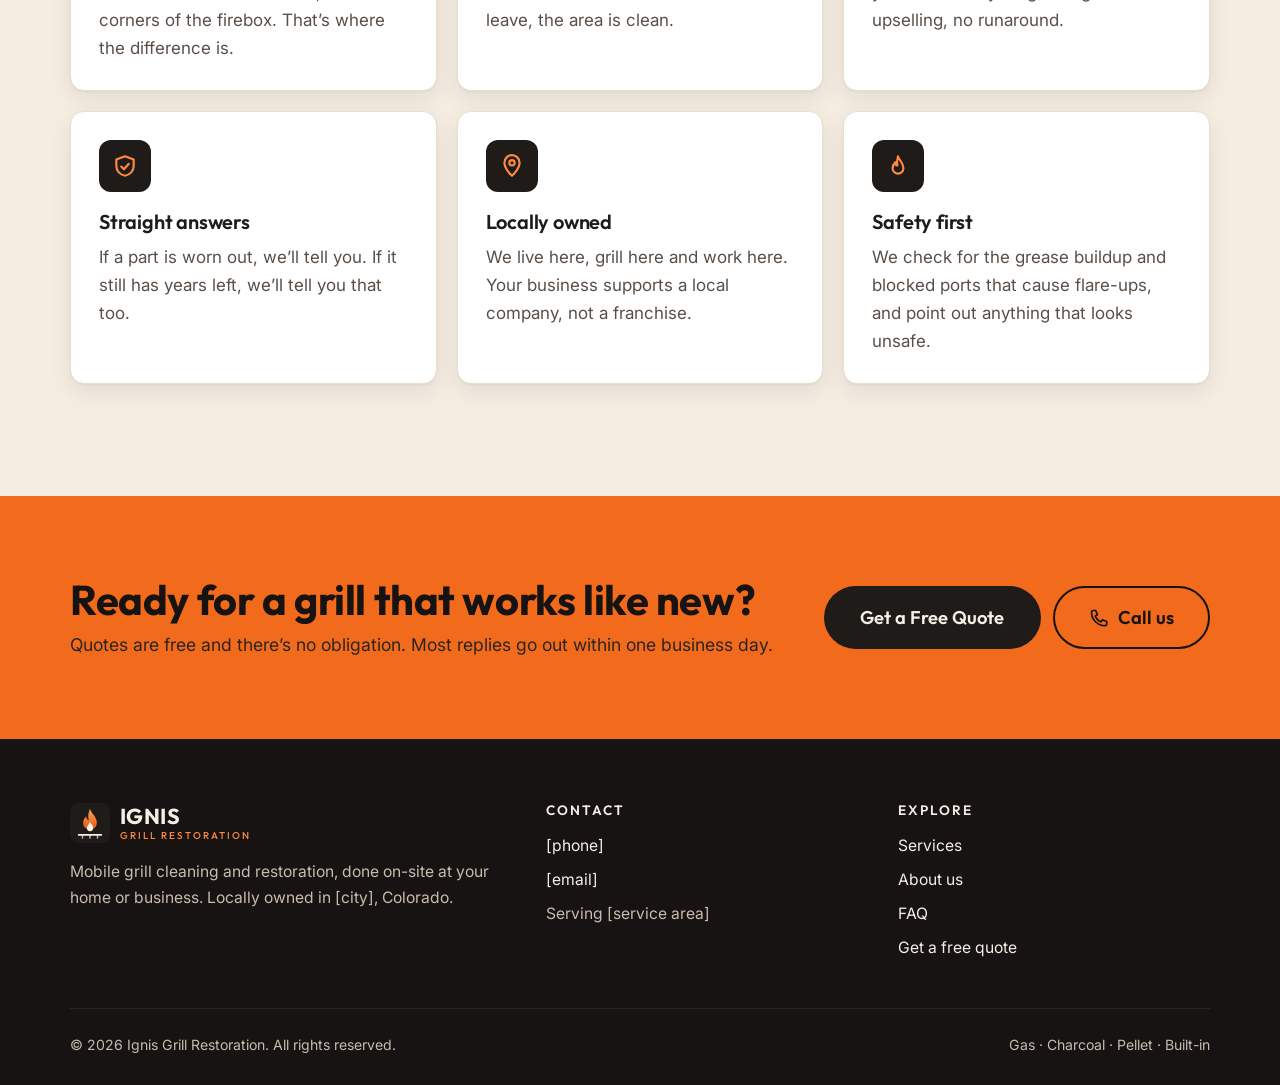
<file: ignis-grill-restoration/about.html>
<!doctype html>
<html lang="en">
<head>
  <meta charset="utf-8">
  <meta name="viewport" content="width=device-width, initial-scale=1">
  <title>About | Ignis Grill Restoration</title>
  <meta name="description" content="Ignis Grill Restoration is a locally owned, detail-focused mobile grill cleaning business in Colorado that respects your home and your time.">
  <meta name="theme-color" content="#161312">
  <link rel="icon" href="images/logo.svg" type="image/svg+xml">
  <link rel="preconnect" href="https://fonts.googleapis.com">
  <link rel="preconnect" href="https://fonts.gstatic.com" crossorigin>
  <link href="https://fonts.googleapis.com/css2?family=Inter:wght@400;500;600;700&family=Outfit:wght@500;600;700&display=swap" rel="stylesheet">
  <link rel="stylesheet" href="css/styles.css">
</head>
<body>
  <a class="skip" href="#main">Skip to content</a>

  <header class="site-header">
    <div class="wrap header-inner">
      <a class="brand" href="index.html" aria-label="Ignis Grill Restoration home">
        <img src="images/logo.svg" alt="" width="40" height="40">
        <span class="brand-name">IGNIS<small>Grill Restoration</small></span>
      </a>
      <nav id="site-nav" class="nav" aria-label="Main">
        <a href="index.html">Home</a>
        <a href="services.html">Services</a>
        <a href="about.html" aria-current="page">About</a>
        <a href="faq.html">FAQ</a>
        <a href="contact.html">Contact</a>
      </nav>
      <a class="btn btn-primary btn-sm header-cta" href="contact.html#quote"><span class="cta-full">Book Now / Get a Quote</span><span class="cta-short">Get a Quote</span></a>
      <button class="nav-toggle" type="button" aria-expanded="false" aria-controls="site-nav" aria-label="Menu"><span></span></button>
    </div>
  </header>

  <main id="main">
    <section class="page-hero">
      <div class="wrap">
        <p class="eyebrow">About us</p>
        <h1>Local, careful, and easy to work with</h1>
        <p>Ignis Grill Restoration is a small, locally owned business in <span data-city>[city]</span>, Colorado. We clean grills, and we do it well.</p>
      </div>
    </section>

    <section class="section">
      <div class="wrap about-split">
        <div>
          <p class="eyebrow">Our story</p>
          <h2>We started with one simple idea</h2>
          <p>Most people love their grill and hate cleaning it. A truly deep clean is messy, takes hours, and means taking apart parts you might not know how to put back. So most grills just never get one.</p>
          <p>We started Ignis to fix that. We bring the tools, do the grimy work at your place, and hand you back a grill that heats evenly and cooks clean. <em>Ignis</em> is Latin for fire, and keeping that fire clean and safe is the whole job.</p>
          <p>We’re based in <span data-city>[city]</span> and serve <span data-area>[service area]</span>. When you call, you’re talking to the people who’ll actually show up.</p>
        </div>
        <div class="photo-ph" role="img" aria-label="Team photo placeholder">
          <div><svg viewBox="0 0 24 24" fill="none" stroke="currentColor" stroke-width="2" stroke-linecap="round" stroke-linejoin="round" aria-hidden="true"><path d="M4 8h3l2-3h6l2 3h3v11H4z"/><circle cx="12" cy="13" r="3.5"/></svg>Team photo coming soon</div>
        </div>
      </div>
    </section>

    <section class="section section-alt">
      <div class="wrap">
        <div class="section-head center">
          <p class="eyebrow">How we work</p>
          <h2>What you can count on</h2>
        </div>
        <div class="values">
          <article class="benefit">
            <div class="icon"><svg viewBox="0 0 24 24" fill="none" stroke="currentColor" stroke-width="2" stroke-linecap="round" stroke-linejoin="round" aria-hidden="true"><path d="M14.5 6.5a4 4 0 0 0 5 5L12 19a2.1 2.1 0 0 1-3-3l7.5-7.5"/><path d="M14.5 6.5L17 4l3 3-2.5 2.5"/></svg></div>
            <h3>Detail-focused</h3>
            <p>We take the grill apart and clean the parts nobody sees. Burner ports, the underside of flavorizer bars, the corners of the firebox. That’s where the difference is.</p>
          </article>
          <article class="benefit">
            <div class="icon"><svg viewBox="0 0 24 24" fill="none" stroke="currentColor" stroke-width="2" stroke-linecap="round" stroke-linejoin="round" aria-hidden="true"><path d="M3 11l9-7 9 7"/><path d="M5 10v10h14V10"/><path d="M10 20v-6h4v6"/></svg></div>
            <h3>Respectful of your home</h3>
            <p>We put down drop cloths, contain the mess, and treat your patio, deck or kitchen like it’s our own. When we leave, the area is clean.</p>
          </article>
          <article class="benefit">
            <div class="icon"><svg viewBox="0 0 24 24" fill="none" stroke="currentColor" stroke-width="2" stroke-linecap="round" stroke-linejoin="round" aria-hidden="true"><circle cx="12" cy="12" r="9"/><path d="M12 7v5l3 2"/></svg></div>
            <h3>Respectful of your time</h3>
            <p>We show up when we say we will, give you a clear price up front, and let you know if anything changes. No upselling, no runaround.</p>
          </article>
          <article class="benefit">
            <div class="icon"><svg viewBox="0 0 24 24" fill="none" stroke="currentColor" stroke-width="2" stroke-linecap="round" stroke-linejoin="round" aria-hidden="true"><path d="M12 3l8 3v6c0 4.5-3.4 8.2-8 9-4.6-.8-8-4.5-8-9V6l8-3z"/><path d="M8.5 12.5l2.5 2.5 4.5-5"/></svg></div>
            <h3>Straight answers</h3>
            <p>If a part is worn out, we’ll tell you. If it still has years left, we’ll tell you that too.</p>
          </article>
          <article class="benefit">
            <div class="icon"><svg viewBox="0 0 24 24" fill="none" stroke="currentColor" stroke-width="2" stroke-linecap="round" stroke-linejoin="round" aria-hidden="true"><path d="M12 21s-7-6.2-7-12a7 7 0 0 1 14 0c0 5.8-7 12-7 12z"/><circle cx="12" cy="9" r="2.5"/></svg></div>
            <h3>Locally owned</h3>
            <p>We live here, grill here and work here. Your business supports a local company, not a franchise.</p>
          </article>
          <article class="benefit">
            <div class="icon"><svg viewBox="0 0 24 24" fill="none" stroke="currentColor" stroke-width="2" stroke-linecap="round" stroke-linejoin="round" aria-hidden="true"><path d="M12 3c1 4 5 6 5 11a5 5 0 0 1-10 0c0-2.5 1-4 2.5-5.5 0 2 1 3 2 3-1-3.5 0-6.5.5-8.5z"/></svg></div>
            <h3>Safety first</h3>
            <p>We check for the grease buildup and blocked ports that cause flare-ups, and point out anything that looks unsafe.</p>
          </article>
        </div>
      </div>
    </section>

    <section class="cta-band">
      <div class="wrap">
        <div>
          <h2>Ready for a grill that works like new?</h2>
          <p>Quotes are free and there’s no obligation. Most replies go out within one business day.</p>
        </div>
        <div class="actions">
          <a class="btn btn-dark btn-lg" href="contact.html#quote">Get a Free Quote</a>
          <a class="btn btn-ghost-dark btn-lg" href="contact.html" data-tel><svg viewBox="0 0 24 24" fill="none" stroke="currentColor" stroke-width="2" stroke-linecap="round" stroke-linejoin="round" aria-hidden="true"><path d="M5 3h3l2 5-2.5 1.5a11 11 0 0 0 7 7L16 14l5 2v3a2 2 0 0 1-2 2A16 16 0 0 1 3 5a2 2 0 0 1 2-2z"/></svg>Call us</a>
        </div>
      </div>
    </section>
  </main>

  <footer class="site-footer">
    <div class="wrap">
      <div class="footer-grid">
        <div class="footer-brand">
          <a class="brand" href="index.html" aria-label="Ignis Grill Restoration home">
            <img src="images/logo.svg" alt="" width="40" height="40">
            <span class="brand-name">IGNIS<small>Grill Restoration</small></span>
          </a>
          <p>Mobile grill cleaning and restoration, done on-site at your home or business. Locally owned in <span data-city>[city]</span>, Colorado.</p>
        </div>
        <div>
          <h3>Contact</h3>
          <ul>
            <li><a href="contact.html" data-tel><span data-phone>[phone]</span></a></li>
            <li><a href="contact.html#quote" data-mailto><span data-email>[email]</span></a></li>
            <li>Serving <span data-area>[service area]</span></li>
          </ul>
        </div>
        <div>
          <h3>Explore</h3>
          <ul>
            <li><a href="services.html">Services</a></li>
            <li><a href="about.html">About us</a></li>
            <li><a href="faq.html">FAQ</a></li>
            <li><a href="contact.html#quote">Get a free quote</a></li>
          </ul>
        </div>
      </div>
      <div class="footer-bottom">
        <span>&copy; <span id="year">2026</span> Ignis Grill Restoration. All rights reserved.</span>
        <span>Gas · Charcoal · Pellet · Built-in</span>
      </div>
    </div>
  </footer>

  <a class="call-fab" href="contact.html" data-tel aria-label="Call Ignis Grill Restoration">
    <svg viewBox="0 0 24 24" fill="none" stroke="currentColor" stroke-width="2" stroke-linecap="round" stroke-linejoin="round" aria-hidden="true"><path d="M5 3h3l2 5-2.5 1.5a11 11 0 0 0 7 7L16 14l5 2v3a2 2 0 0 1-2 2A16 16 0 0 1 3 5a2 2 0 0 1 2-2z"/></svg><span>Call <span data-phone>[phone]</span></span>
  </a>

  <script src="js/config.js"></script>
  <script src="js/main.js"></script>
</body>
</html>
</file>
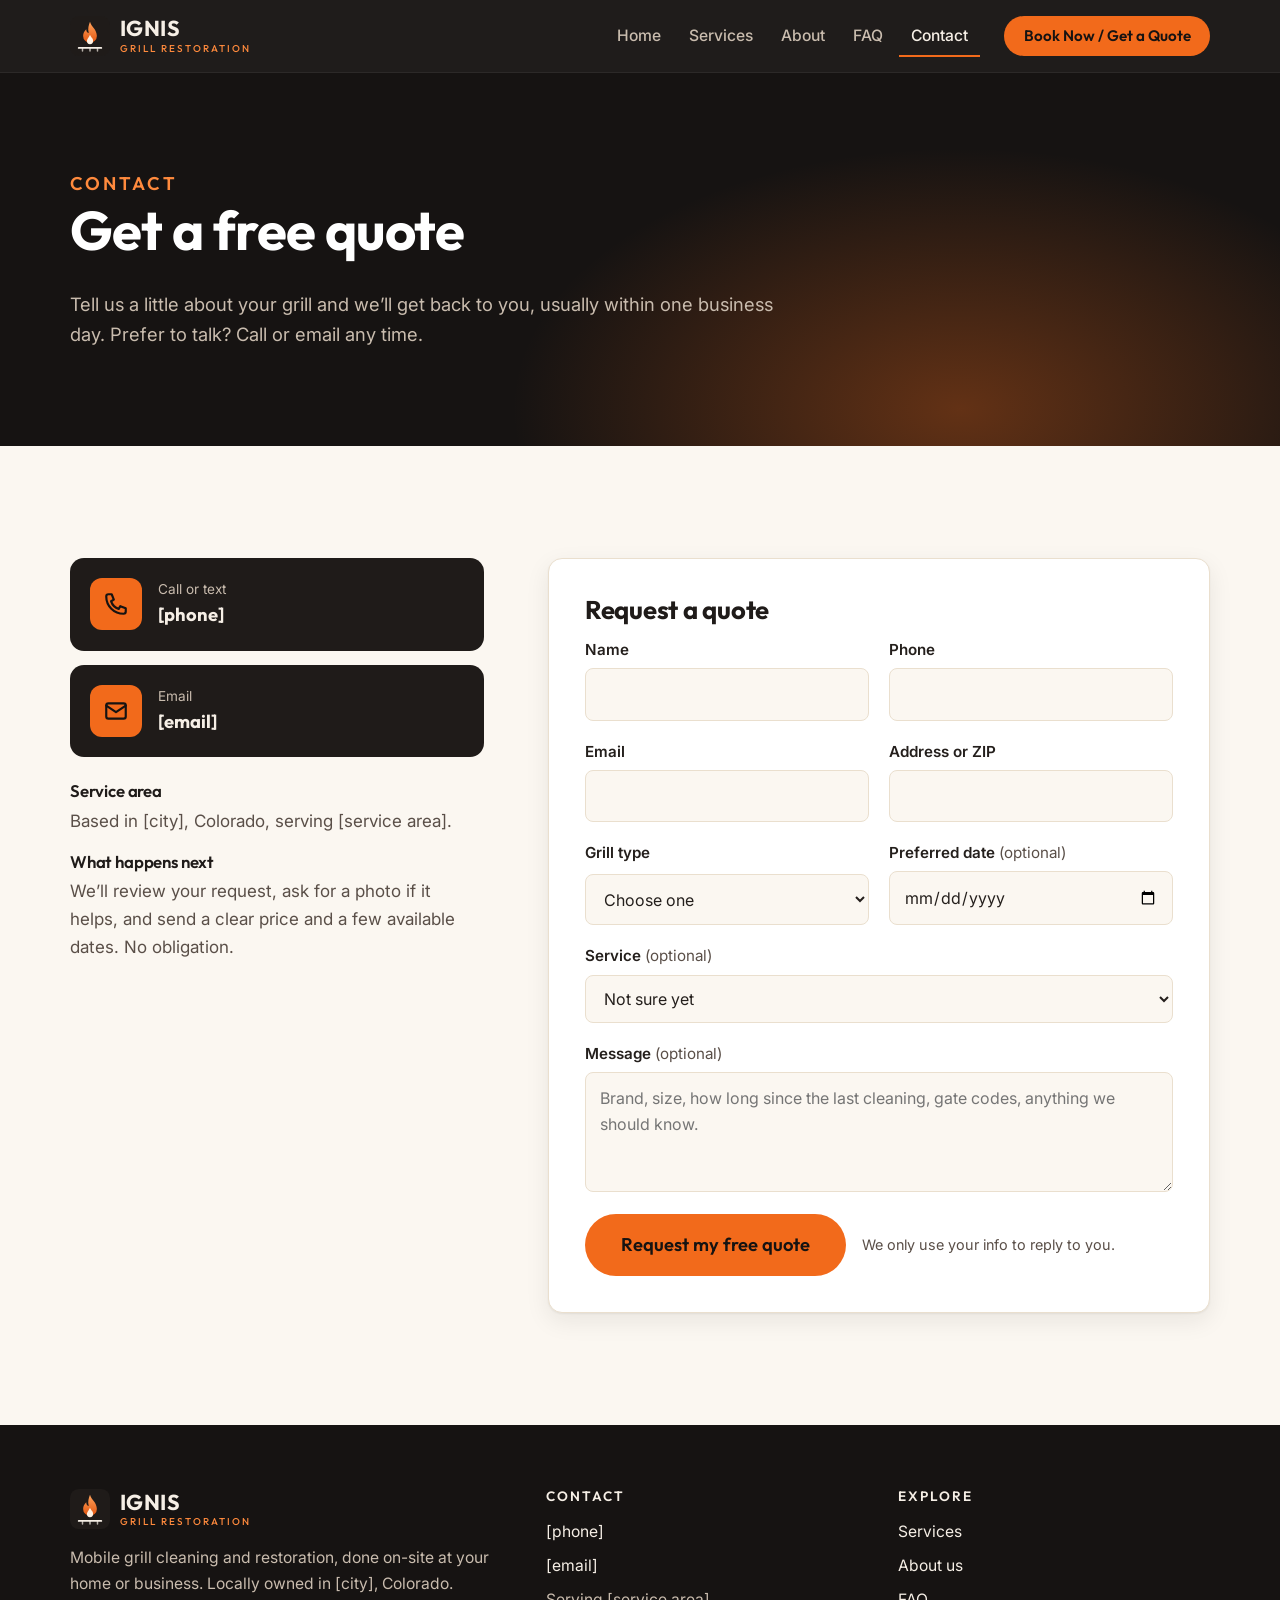
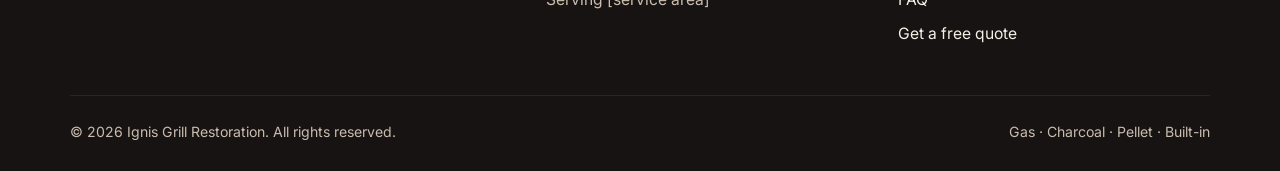
<file: ignis-grill-restoration/contact.html>
<!doctype html>
<html lang="en">
<head>
  <meta charset="utf-8">
  <meta name="viewport" content="width=device-width, initial-scale=1">
  <title>Contact & Free Quote | Ignis Grill Restoration</title>
  <meta name="description" content="Request a free quote for mobile grill cleaning or restoration. Call, email, or send a short form and we’ll get back to you within one business day.">
  <meta name="theme-color" content="#161312">
  <link rel="icon" href="images/logo.svg" type="image/svg+xml">
  <link rel="preconnect" href="https://fonts.googleapis.com">
  <link rel="preconnect" href="https://fonts.gstatic.com" crossorigin>
  <link href="https://fonts.googleapis.com/css2?family=Inter:wght@400;500;600;700&family=Outfit:wght@500;600;700&display=swap" rel="stylesheet">
  <link rel="stylesheet" href="css/styles.css">
</head>
<body>
  <a class="skip" href="#main">Skip to content</a>

  <header class="site-header">
    <div class="wrap header-inner">
      <a class="brand" href="index.html" aria-label="Ignis Grill Restoration home">
        <img src="images/logo.svg" alt="" width="40" height="40">
        <span class="brand-name">IGNIS<small>Grill Restoration</small></span>
      </a>
      <nav id="site-nav" class="nav" aria-label="Main">
        <a href="index.html">Home</a>
        <a href="services.html">Services</a>
        <a href="about.html">About</a>
        <a href="faq.html">FAQ</a>
        <a href="contact.html" aria-current="page">Contact</a>
      </nav>
      <a class="btn btn-primary btn-sm header-cta" href="contact.html#quote"><span class="cta-full">Book Now / Get a Quote</span><span class="cta-short">Get a Quote</span></a>
      <button class="nav-toggle" type="button" aria-expanded="false" aria-controls="site-nav" aria-label="Menu"><span></span></button>
    </div>
  </header>

  <main id="main">
    <section class="page-hero">
      <div class="wrap">
        <p class="eyebrow">Contact</p>
        <h1>Get a free quote</h1>
        <p>Tell us a little about your grill and we’ll get back to you, usually within one business day. Prefer to talk? Call or email any time.</p>
      </div>
    </section>

    <section class="section">
      <div class="wrap contact-layout">
        <div>
          <div class="contact-cards">
            <a class="contact-card" href="contact.html" data-tel>
              <span class="icon"><svg viewBox="0 0 24 24" fill="none" stroke="currentColor" stroke-width="2" stroke-linecap="round" stroke-linejoin="round" aria-hidden="true"><path d="M5 3h3l2 5-2.5 1.5a11 11 0 0 0 7 7L16 14l5 2v3a2 2 0 0 1-2 2A16 16 0 0 1 3 5a2 2 0 0 1 2-2z"/></svg></span>
              <span><small>Call or text</small><strong data-phone>[phone]</strong></span>
            </a>
            <a class="contact-card" href="#quote" data-mailto>
              <span class="icon"><svg viewBox="0 0 24 24" fill="none" stroke="currentColor" stroke-width="2" stroke-linecap="round" stroke-linejoin="round" aria-hidden="true"><rect x="3" y="5" width="18" height="14" rx="2"/><path d="M3 7l9 6 9-6"/></svg></span>
              <span><small>Email</small><strong data-email>[email]</strong></span>
            </a>
          </div>
          <div class="contact-info">
            <h3>Service area</h3>
            <p>Based in <span data-city>[city]</span>, Colorado, serving <span data-area>[service area]</span>.</p>
            <h3>What happens next</h3>
            <p>We’ll review your request, ask for a photo if it helps, and send a clear price and a few available dates. No obligation.</p>
          </div>
        </div>

        <div class="panel" id="quote">
          <h2 style="font-size:1.6rem">Request a quote</h2>
          <form id="quote-form" class="form" novalidate>
            <div class="field">
              <label for="name">Name</label>
              <input id="name" name="name" type="text" autocomplete="name" required>
            </div>
            <div class="field">
              <label for="phone">Phone</label>
              <input id="phone" name="phone" type="tel" autocomplete="tel" inputmode="tel" required>
            </div>
            <div class="field">
              <label for="email">Email</label>
              <input id="email" name="email" type="email" autocomplete="email" required>
            </div>
            <div class="field">
              <label for="location">Address or ZIP</label>
              <input id="location" name="location" type="text" autocomplete="street-address" required>
            </div>
            <div class="field">
              <label for="grill">Grill type</label>
              <select id="grill" name="grill" required>
                <option value="">Choose one</option>
                <option>Gas</option>
                <option>Charcoal</option>
                <option>Pellet</option>
                <option>Built-in / outdoor kitchen</option>
                <option>Commercial</option>
                <option>Not sure / other</option>
              </select>
            </div>
            <div class="field">
              <label for="date">Preferred date <span class="opt">(optional)</span></label>
              <input id="date" name="date" type="date">
            </div>
            <div class="field full">
              <label for="service">Service <span class="opt">(optional)</span></label>
              <select id="service" name="service">
                <option value="">Not sure yet</option>
                <option value="deep-clean">Standard Deep Clean</option>
                <option value="restoration">Full Restoration</option>
                <option value="maintenance">Seasonal / Recurring Maintenance Plan</option>
                <option value="commercial">Commercial Grill Service</option>
              </select>
            </div>
            <div class="field full">
              <label for="message">Message <span class="opt">(optional)</span></label>
              <textarea id="message" name="message" placeholder="Brand, size, how long since the last cleaning, gate codes, anything we should know."></textarea>
            </div>
            <div class="hp" aria-hidden="true">
              <label for="company_website">Leave this empty</label>
              <input id="company_website" name="company_website" type="text" tabindex="-1" autocomplete="off">
            </div>
            <div id="form-status" class="form-status" role="status" tabindex="-1"></div>
            <div class="form-foot">
              <button class="btn btn-primary btn-lg" type="submit">Request my free quote</button>
              <p>We only use your info to reply to you.</p>
            </div>
          </form>
        </div>
      </div>
    </section>
  </main>

  <footer class="site-footer">
    <div class="wrap">
      <div class="footer-grid">
        <div class="footer-brand">
          <a class="brand" href="index.html" aria-label="Ignis Grill Restoration home">
            <img src="images/logo.svg" alt="" width="40" height="40">
            <span class="brand-name">IGNIS<small>Grill Restoration</small></span>
          </a>
          <p>Mobile grill cleaning and restoration, done on-site at your home or business. Locally owned in <span data-city>[city]</span>, Colorado.</p>
        </div>
        <div>
          <h3>Contact</h3>
          <ul>
            <li><a href="contact.html" data-tel><span data-phone>[phone]</span></a></li>
            <li><a href="contact.html#quote" data-mailto><span data-email>[email]</span></a></li>
            <li>Serving <span data-area>[service area]</span></li>
          </ul>
        </div>
        <div>
          <h3>Explore</h3>
          <ul>
            <li><a href="services.html">Services</a></li>
            <li><a href="about.html">About us</a></li>
            <li><a href="faq.html">FAQ</a></li>
            <li><a href="contact.html#quote">Get a free quote</a></li>
          </ul>
        </div>
      </div>
      <div class="footer-bottom">
        <span>&copy; <span id="year">2026</span> Ignis Grill Restoration. All rights reserved.</span>
        <span>Gas · Charcoal · Pellet · Built-in</span>
      </div>
    </div>
  </footer>

  <a class="call-fab" href="contact.html" data-tel aria-label="Call Ignis Grill Restoration">
    <svg viewBox="0 0 24 24" fill="none" stroke="currentColor" stroke-width="2" stroke-linecap="round" stroke-linejoin="round" aria-hidden="true"><path d="M5 3h3l2 5-2.5 1.5a11 11 0 0 0 7 7L16 14l5 2v3a2 2 0 0 1-2 2A16 16 0 0 1 3 5a2 2 0 0 1 2-2z"/></svg><span>Call <span data-phone>[phone]</span></span>
  </a>

  <script src="js/config.js"></script>
  <script src="js/main.js"></script>
</body>
</html>
</file>
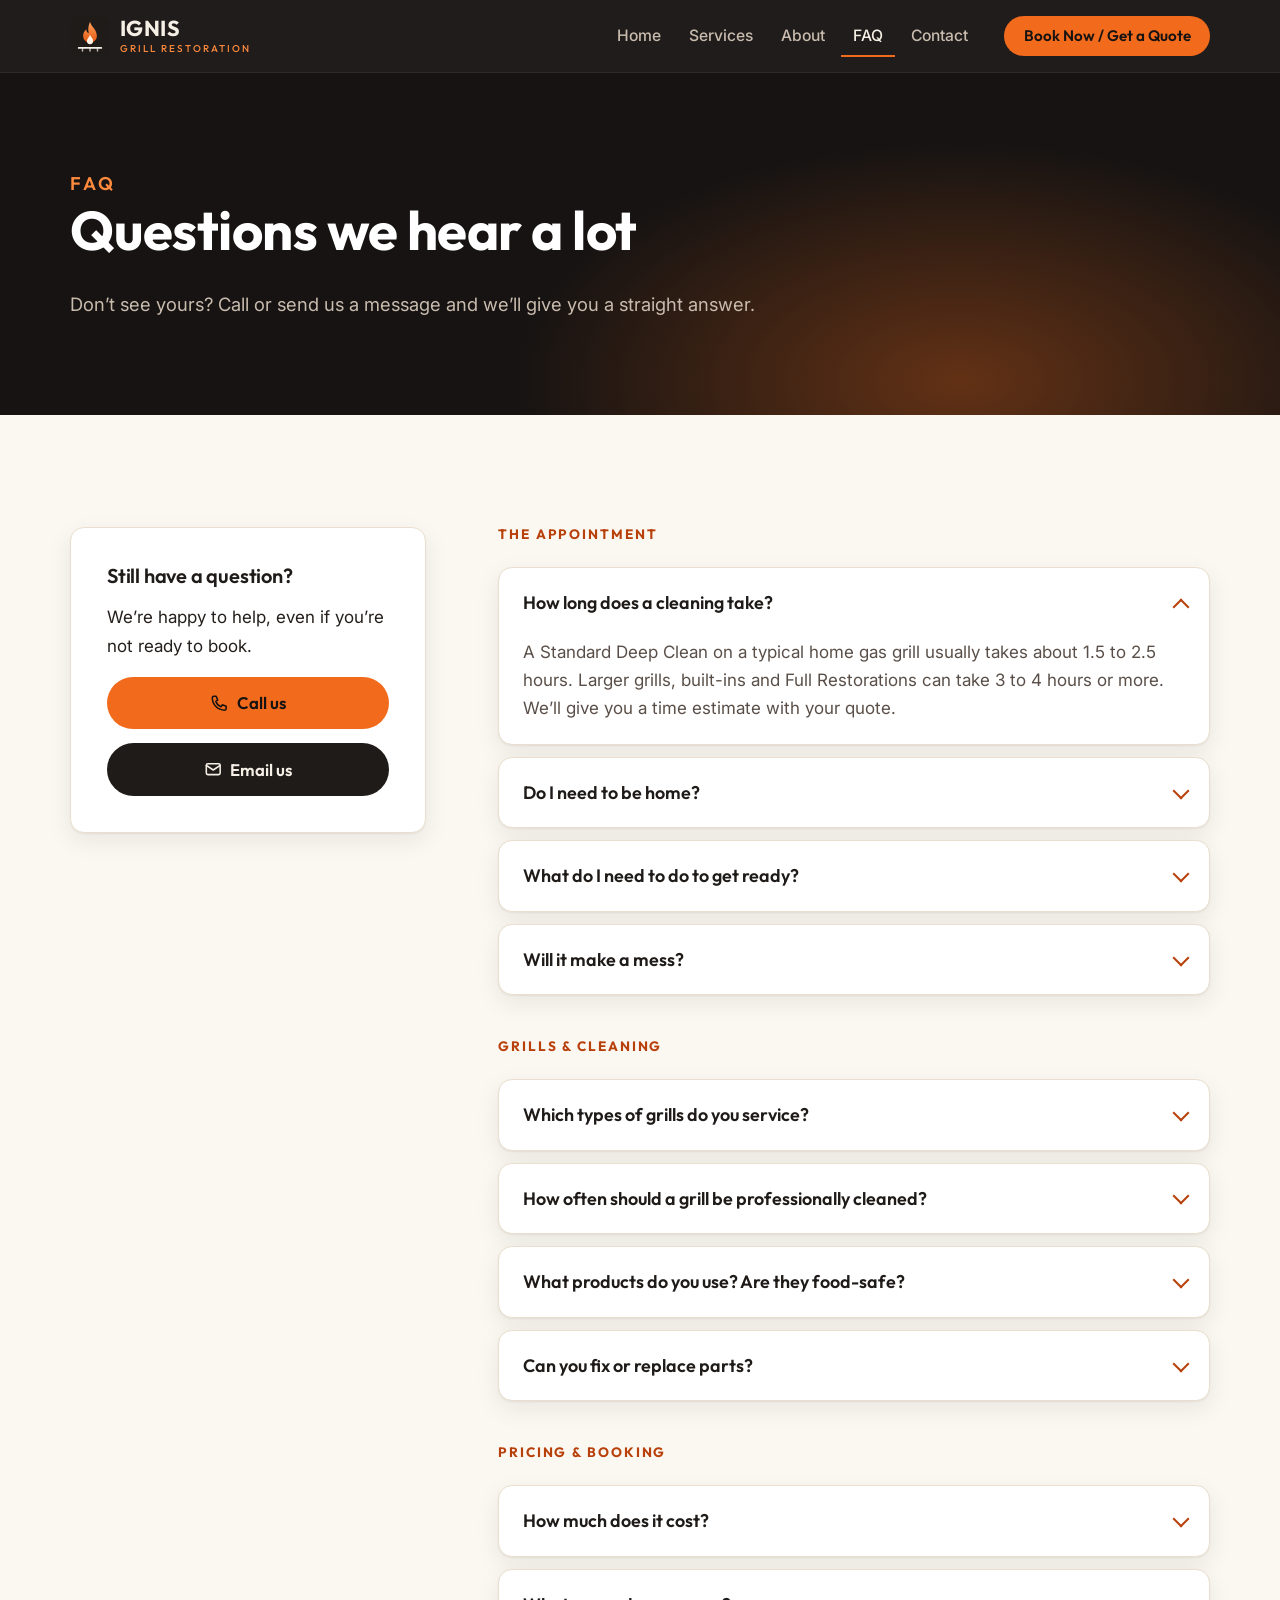
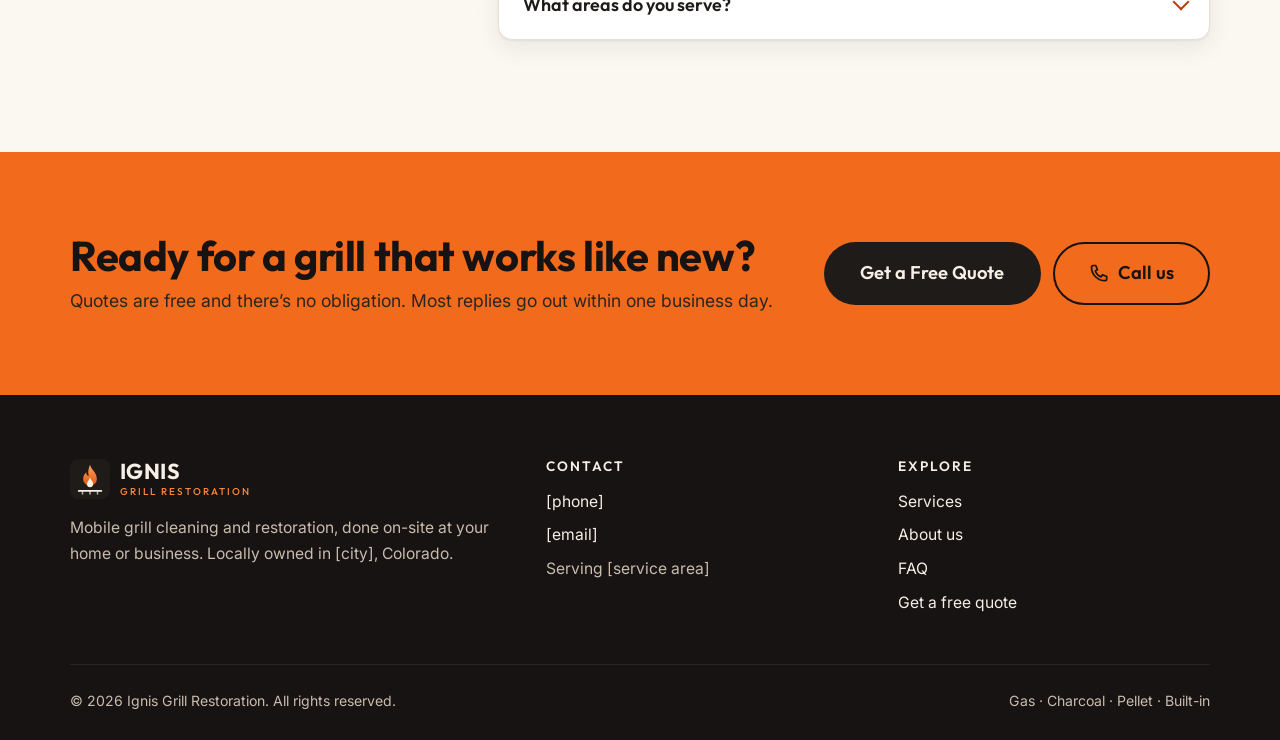
<file: ignis-grill-restoration/faq.html>
<!doctype html>
<html lang="en">
<head>
  <meta charset="utf-8">
  <meta name="viewport" content="width=device-width, initial-scale=1">
  <title>FAQ | Ignis Grill Restoration</title>
  <meta name="description" content="How long grill cleaning takes, whether you need to be home, which grills we service and how often to clean. Answers from Ignis Grill Restoration.">
  <meta name="theme-color" content="#161312">
  <link rel="icon" href="images/logo.svg" type="image/svg+xml">
  <link rel="preconnect" href="https://fonts.googleapis.com">
  <link rel="preconnect" href="https://fonts.gstatic.com" crossorigin>
  <link href="https://fonts.googleapis.com/css2?family=Inter:wght@400;500;600;700&family=Outfit:wght@500;600;700&display=swap" rel="stylesheet">
  <link rel="stylesheet" href="css/styles.css">
</head>
<body>
  <a class="skip" href="#main">Skip to content</a>

  <header class="site-header">
    <div class="wrap header-inner">
      <a class="brand" href="index.html" aria-label="Ignis Grill Restoration home">
        <img src="images/logo.svg" alt="" width="40" height="40">
        <span class="brand-name">IGNIS<small>Grill Restoration</small></span>
      </a>
      <nav id="site-nav" class="nav" aria-label="Main">
        <a href="index.html">Home</a>
        <a href="services.html">Services</a>
        <a href="about.html">About</a>
        <a href="faq.html" aria-current="page">FAQ</a>
        <a href="contact.html">Contact</a>
      </nav>
      <a class="btn btn-primary btn-sm header-cta" href="contact.html#quote"><span class="cta-full">Book Now / Get a Quote</span><span class="cta-short">Get a Quote</span></a>
      <button class="nav-toggle" type="button" aria-expanded="false" aria-controls="site-nav" aria-label="Menu"><span></span></button>
    </div>
  </header>

  <main id="main">
    <section class="page-hero">
      <div class="wrap">
        <p class="eyebrow">FAQ</p>
        <h1>Questions we hear a lot</h1>
        <p>Don’t see yours? Call or send us a message and we’ll give you a straight answer.</p>
      </div>
    </section>

    <section class="section">
      <div class="wrap faq-layout">
        <aside class="faq-aside panel">
          <h3>Still have a question?</h3>
          <p>We’re happy to help, even if you’re not ready to book.</p>
          <div class="contact-cards">
            <a class="btn btn-primary" href="contact.html" data-tel><svg viewBox="0 0 24 24" fill="none" stroke="currentColor" stroke-width="2" stroke-linecap="round" stroke-linejoin="round" aria-hidden="true"><path d="M5 3h3l2 5-2.5 1.5a11 11 0 0 0 7 7L16 14l5 2v3a2 2 0 0 1-2 2A16 16 0 0 1 3 5a2 2 0 0 1 2-2z"/></svg>Call us</a>
            <a class="btn btn-dark" href="contact.html#quote" data-mailto><svg viewBox="0 0 24 24" fill="none" stroke="currentColor" stroke-width="2" stroke-linecap="round" stroke-linejoin="round" aria-hidden="true"><rect x="3" y="5" width="18" height="14" rx="2"/><path d="M3 7l9 6 9-6"/></svg>Email us</a>
          </div>
        </aside>
        <div class="faq-list">
          <h2 class="faq-group">The appointment</h2>
          <details open>
            <summary>How long does a cleaning take?</summary>
            <div class="answer"><p>A Standard Deep Clean on a typical home gas grill usually takes about 1.5 to 2.5 hours. Larger grills, built-ins and Full Restorations can take 3 to 4 hours or more. We’ll give you a time estimate with your quote.</p></div>
          </details>
          <details>
            <summary>Do I need to be home?</summary>
            <div class="answer"><p>Not necessarily. If we can get to the grill (a side yard, patio or driveway) and you’ve given us the go-ahead, you don’t need to be there. We’ll send you before and after photos when we’re done.</p><p>For your first visit, we like to say hello if you’re around, so we can hear about any issues you’ve noticed.</p></div>
          </details>
          <details>
            <summary>What do I need to do to get ready?</summary>
            <div class="answer"><ul><li>Make sure the grill is cool and turned off.</li><li>Let us know if there’s a gate code, dog or tricky access.</li><li>If possible, point us to an outdoor water spigot.</li></ul><p>That’s it. We bring everything else.</p></div>
          </details>
          <details>
            <summary>Will it make a mess?</summary>
            <div class="answer"><p>No. We lay down drop cloths, contain the grease and debris, and take the waste with us. Your patio or deck is left clean.</p></div>
          </details>

          <h2 class="faq-group">Grills &amp; cleaning</h2>
          <details>
            <summary>Which types of grills do you service?</summary>
            <div class="answer"><p>Gas (propane and natural gas), charcoal, and pellet grills, from all the common brands. We also service built-in and outdoor kitchen grills, plus commercial grills for restaurants, breweries and HOAs. If you have something unusual, send us a photo and we’ll let you know.</p></div>
          </details>
          <details>
            <summary>How often should a grill be professionally cleaned?</summary>
            <div class="answer"><p>For most households, once a year is the minimum, ideally in spring before grilling season. If you grill more than once or twice a week, twice a year (spring and fall) keeps grease buildup and flare-ups in check.</p><p>Restaurants, breweries and shared HOA grills usually need service every month to every quarter, depending on use. Our <a href="services.html#maintenance">maintenance plans</a> make this automatic.</p></div>
          </details>
          <details>
            <summary>What products do you use? Are they food-safe?</summary>
            <div class="answer"><p>We use degreasers made for grills and cooking equipment, and rinse every food-contact surface thoroughly before putting the grill back together. Your grill is ready to cook on when we leave.</p></div>
          </details>
          <details>
            <summary>Can you fix or replace parts?</summary>
            <div class="answer"><p>We do a light inspection with every cleaning and will point out worn grates, burners, flavorizer bars or igniters. With a Full Restoration, we can source and install replacement parts. We always quote parts first and never install anything without your OK.</p></div>
          </details>

          <h2 class="faq-group">Pricing &amp; booking</h2>
          <details>
            <summary>How much does it cost?</summary>
            <div class="answer"><p>Pricing depends on the grill’s size, type and condition. Send us a quick quote request (a photo helps) and we’ll give you a clear price before we schedule anything. Quotes are always free.</p></div>
          </details>
          <details>
            <summary>What areas do you serve?</summary>
            <div class="answer"><p>We’re based in <span data-city>[city]</span> and serve <span data-area>[service area]</span>. If you’re just outside that area, ask anyway.</p></div>
          </details>
        </div>
      </div>
    </section>

    <section class="cta-band">
      <div class="wrap">
        <div>
          <h2>Ready for a grill that works like new?</h2>
          <p>Quotes are free and there’s no obligation. Most replies go out within one business day.</p>
        </div>
        <div class="actions">
          <a class="btn btn-dark btn-lg" href="contact.html#quote">Get a Free Quote</a>
          <a class="btn btn-ghost-dark btn-lg" href="contact.html" data-tel><svg viewBox="0 0 24 24" fill="none" stroke="currentColor" stroke-width="2" stroke-linecap="round" stroke-linejoin="round" aria-hidden="true"><path d="M5 3h3l2 5-2.5 1.5a11 11 0 0 0 7 7L16 14l5 2v3a2 2 0 0 1-2 2A16 16 0 0 1 3 5a2 2 0 0 1 2-2z"/></svg>Call us</a>
        </div>
      </div>
    </section>
  </main>

  <footer class="site-footer">
    <div class="wrap">
      <div class="footer-grid">
        <div class="footer-brand">
          <a class="brand" href="index.html" aria-label="Ignis Grill Restoration home">
            <img src="images/logo.svg" alt="" width="40" height="40">
            <span class="brand-name">IGNIS<small>Grill Restoration</small></span>
          </a>
          <p>Mobile grill cleaning and restoration, done on-site at your home or business. Locally owned in <span data-city>[city]</span>, Colorado.</p>
        </div>
        <div>
          <h3>Contact</h3>
          <ul>
            <li><a href="contact.html" data-tel><span data-phone>[phone]</span></a></li>
            <li><a href="contact.html#quote" data-mailto><span data-email>[email]</span></a></li>
            <li>Serving <span data-area>[service area]</span></li>
          </ul>
        </div>
        <div>
          <h3>Explore</h3>
          <ul>
            <li><a href="services.html">Services</a></li>
            <li><a href="about.html">About us</a></li>
            <li><a href="faq.html">FAQ</a></li>
            <li><a href="contact.html#quote">Get a free quote</a></li>
          </ul>
        </div>
      </div>
      <div class="footer-bottom">
        <span>&copy; <span id="year">2026</span> Ignis Grill Restoration. All rights reserved.</span>
        <span>Gas · Charcoal · Pellet · Built-in</span>
      </div>
    </div>
  </footer>

  <a class="call-fab" href="contact.html" data-tel aria-label="Call Ignis Grill Restoration">
    <svg viewBox="0 0 24 24" fill="none" stroke="currentColor" stroke-width="2" stroke-linecap="round" stroke-linejoin="round" aria-hidden="true"><path d="M5 3h3l2 5-2.5 1.5a11 11 0 0 0 7 7L16 14l5 2v3a2 2 0 0 1-2 2A16 16 0 0 1 3 5a2 2 0 0 1 2-2z"/></svg><span>Call <span data-phone>[phone]</span></span>
  </a>

  <script src="js/config.js"></script>
  <script src="js/main.js"></script>
</body>
</html>
</file>
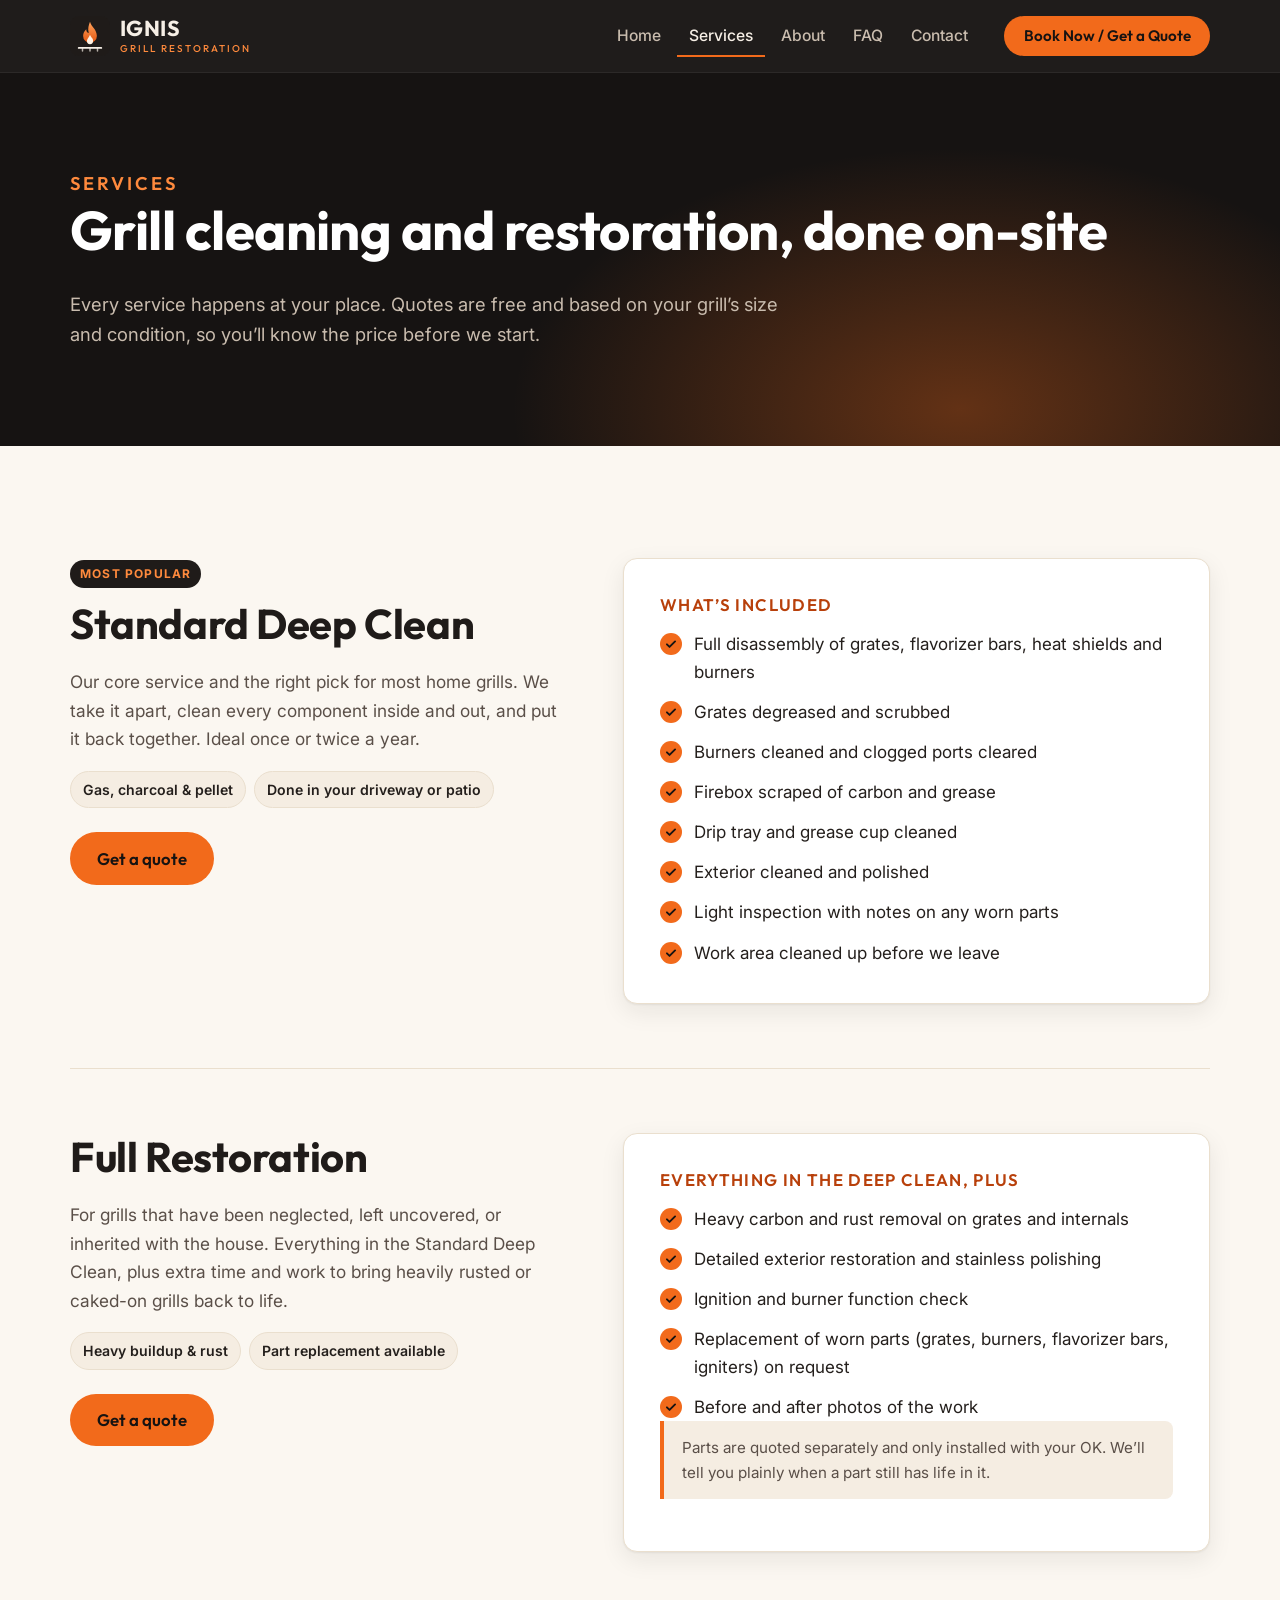
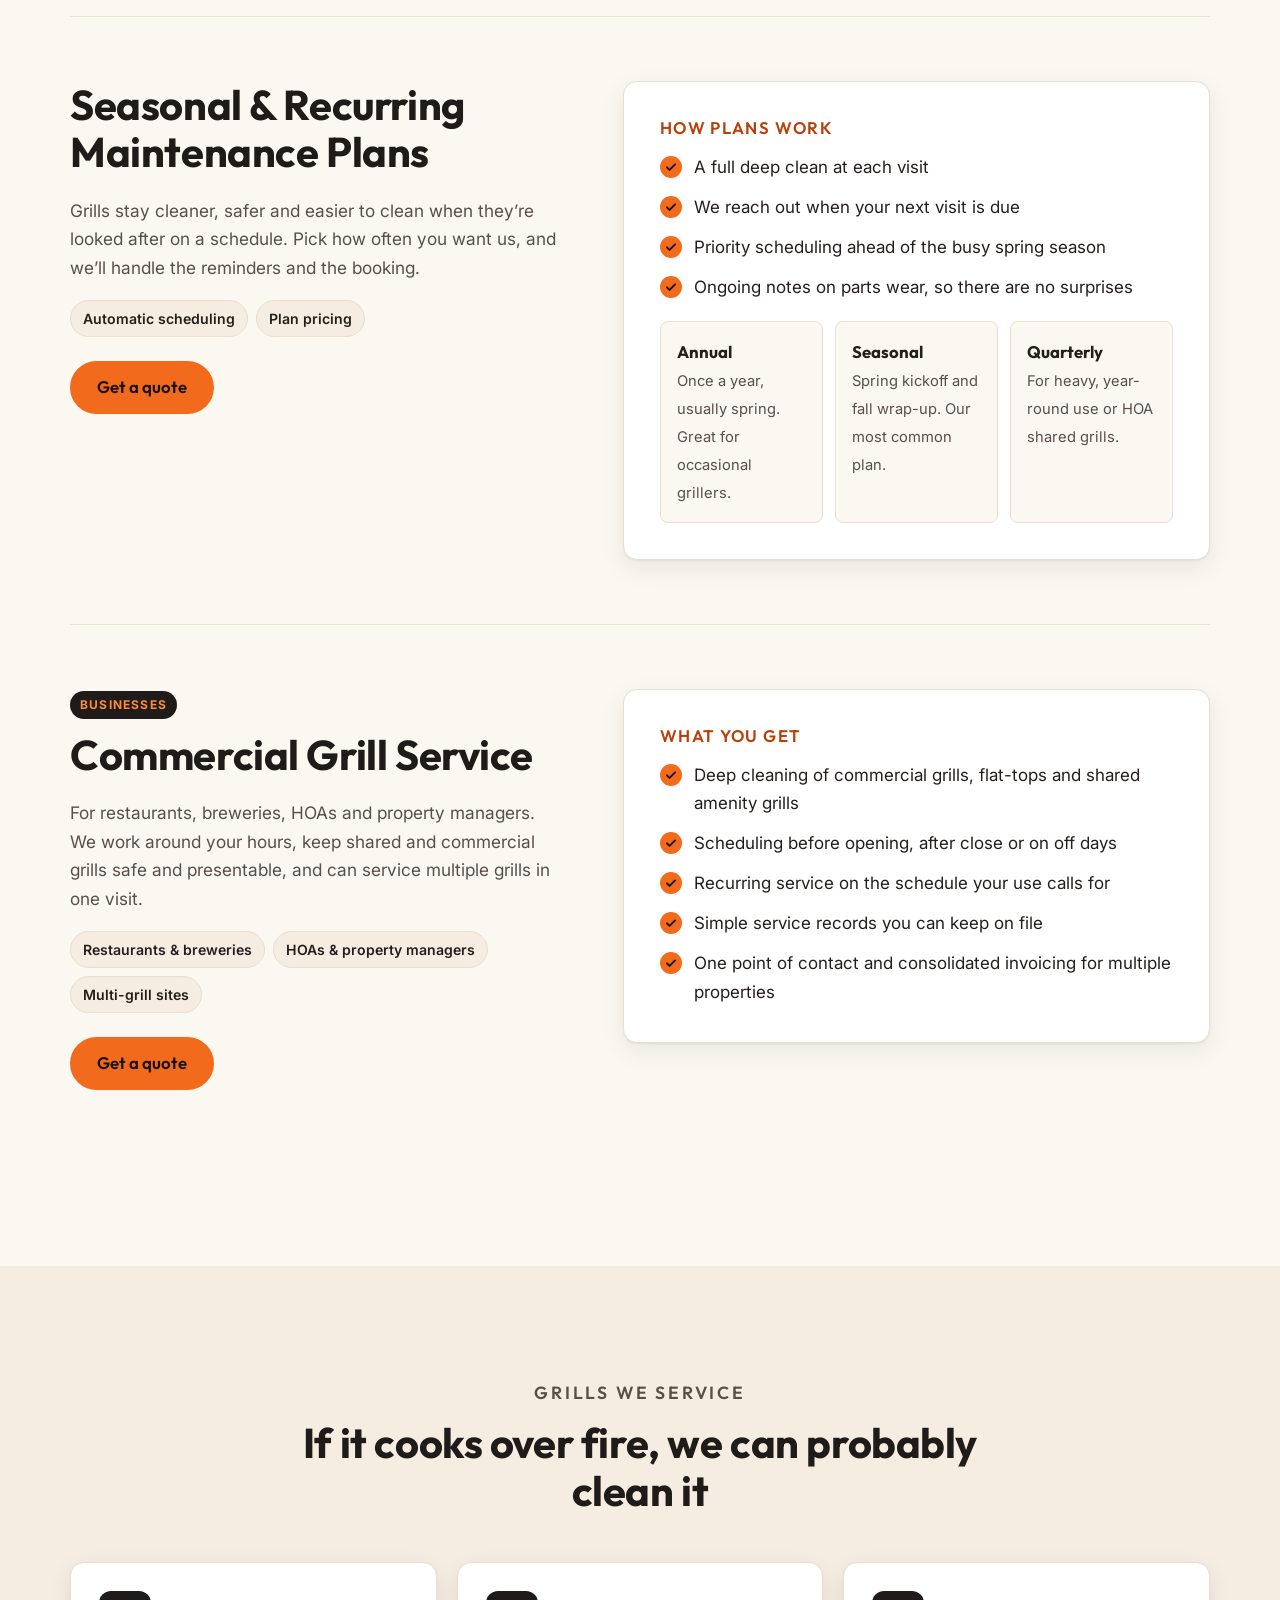
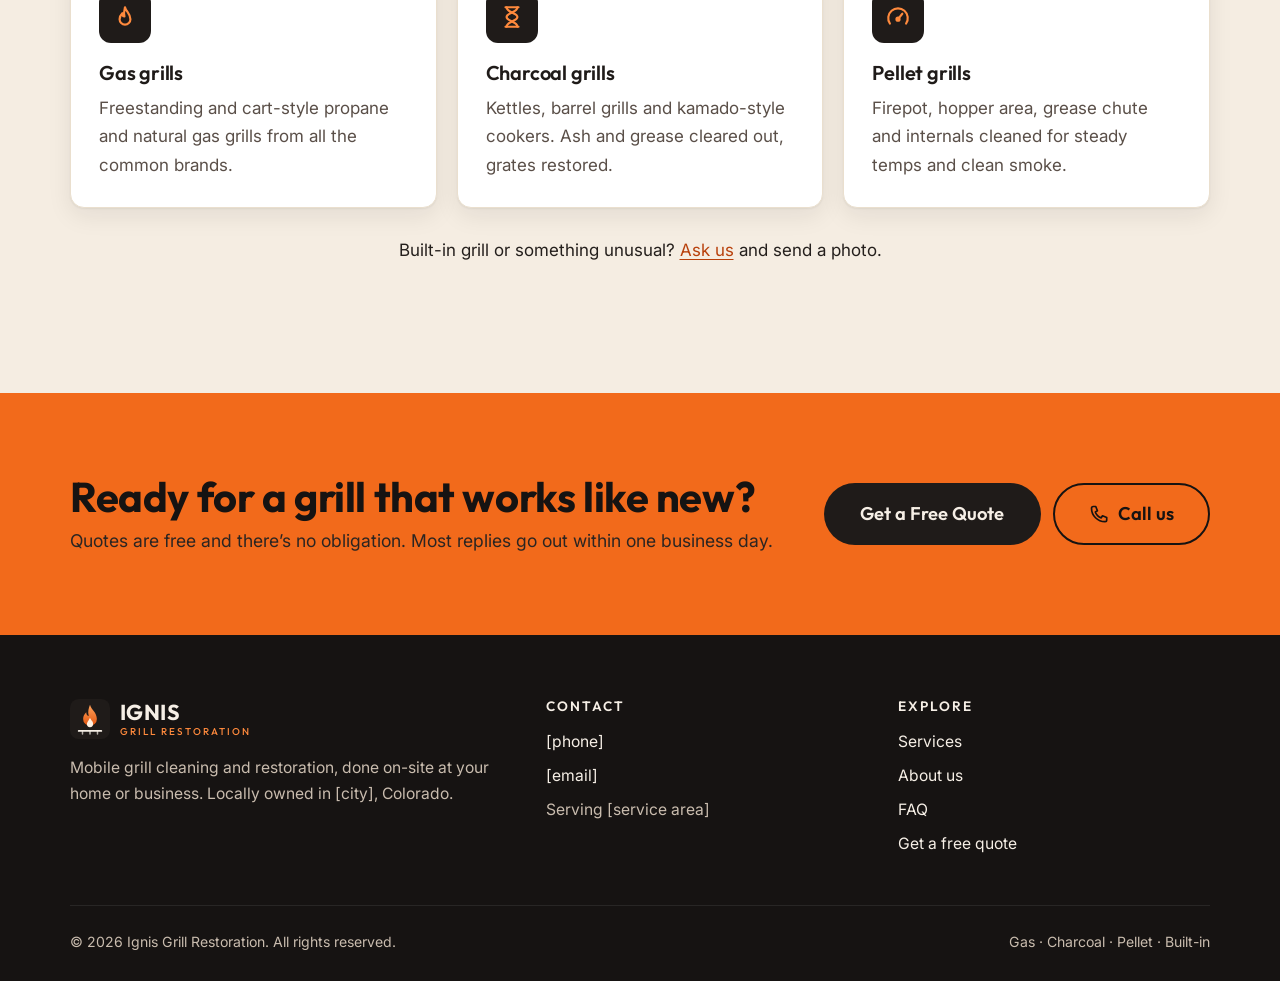
<file: ignis-grill-restoration/services.html>
<!doctype html>
<html lang="en">
<head>
  <meta charset="utf-8">
  <meta name="viewport" content="width=device-width, initial-scale=1">
  <title>Services | Ignis Grill Restoration</title>
  <meta name="description" content="Standard deep cleans, full grill restorations, seasonal maintenance plans and commercial grill service, all done on-site.">
  <meta name="theme-color" content="#161312">
  <link rel="icon" href="images/logo.svg" type="image/svg+xml">
  <link rel="preconnect" href="https://fonts.googleapis.com">
  <link rel="preconnect" href="https://fonts.gstatic.com" crossorigin>
  <link href="https://fonts.googleapis.com/css2?family=Inter:wght@400;500;600;700&family=Outfit:wght@500;600;700&display=swap" rel="stylesheet">
  <link rel="stylesheet" href="css/styles.css">
</head>
<body>
  <a class="skip" href="#main">Skip to content</a>

  <header class="site-header">
    <div class="wrap header-inner">
      <a class="brand" href="index.html" aria-label="Ignis Grill Restoration home">
        <img src="images/logo.svg" alt="" width="40" height="40">
        <span class="brand-name">IGNIS<small>Grill Restoration</small></span>
      </a>
      <nav id="site-nav" class="nav" aria-label="Main">
        <a href="index.html">Home</a>
        <a href="services.html" aria-current="page">Services</a>
        <a href="about.html">About</a>
        <a href="faq.html">FAQ</a>
        <a href="contact.html">Contact</a>
      </nav>
      <a class="btn btn-primary btn-sm header-cta" href="contact.html#quote"><span class="cta-full">Book Now / Get a Quote</span><span class="cta-short">Get a Quote</span></a>
      <button class="nav-toggle" type="button" aria-expanded="false" aria-controls="site-nav" aria-label="Menu"><span></span></button>
    </div>
  </header>

  <main id="main">
    <section class="page-hero">
      <div class="wrap">
        <p class="eyebrow">Services</p>
        <h1>Grill cleaning and restoration, done on-site</h1>
        <p>Every service happens at your place. Quotes are free and based on your grill’s size and condition, so you’ll know the price before we start.</p>
      </div>
    </section>

    <section class="section">
      <div class="wrap">
        <article class="service" id="deep-clean">
          <div class="service-intro">
            <span class="badge">Most popular</span>
            <h2>Standard Deep Clean</h2>
            <p>Our core service and the right pick for most home grills. We take it apart, clean every component inside and out, and put it back together. Ideal once or twice a year.</p>
            <ul class="service-meta"><li>Gas, charcoal &amp; pellet</li><li>Done in your driveway or patio</li></ul>
            <a class="btn btn-primary" href="contact.html?service=deep-clean#quote">Get a quote</a>
          </div>
          <div class="panel">
            <h3>What’s included</h3>
            <ul class="check-list">
              <li>Full disassembly of grates, flavorizer bars, heat shields and burners</li>
              <li>Grates degreased and scrubbed</li>
              <li>Burners cleaned and clogged ports cleared</li>
              <li>Firebox scraped of carbon and grease</li>
              <li>Drip tray and grease cup cleaned</li>
              <li>Exterior cleaned and polished</li>
              <li>Light inspection with notes on any worn parts</li>
              <li>Work area cleaned up before we leave</li>
            </ul>
            
          </div>
        </article>
        <article class="service" id="restoration">
          <div class="service-intro">
            
            <h2>Full Restoration</h2>
            <p>For grills that have been neglected, left uncovered, or inherited with the house. Everything in the Standard Deep Clean, plus extra time and work to bring heavily rusted or caked-on grills back to life.</p>
            <ul class="service-meta"><li>Heavy buildup &amp; rust</li><li>Part replacement available</li></ul>
            <a class="btn btn-primary" href="contact.html?service=restoration#quote">Get a quote</a>
          </div>
          <div class="panel">
            <h3>Everything in the Deep Clean, plus</h3>
            <ul class="check-list">
              <li>Heavy carbon and rust removal on grates and internals</li>
              <li>Detailed exterior restoration and stainless polishing</li>
              <li>Ignition and burner function check</li>
              <li>Replacement of worn parts (grates, burners, flavorizer bars, igniters) on request</li>
              <li>Before and after photos of the work</li>
            </ul>
            <p class="note">Parts are quoted separately and only installed with your OK. We’ll tell you plainly when a part still has life in it.</p>
          </div>
        </article>
        <article class="service" id="maintenance">
          <div class="service-intro">
            
            <h2>Seasonal &amp; Recurring Maintenance Plans</h2>
            <p>Grills stay cleaner, safer and easier to clean when they’re looked after on a schedule. Pick how often you want us, and we’ll handle the reminders and the booking.</p>
            <ul class="service-meta"><li>Automatic scheduling</li><li>Plan pricing</li></ul>
            <a class="btn btn-primary" href="contact.html?service=maintenance#quote">Get a quote</a>
          </div>
          <div class="panel">
            <h3>How plans work</h3>
            <ul class="check-list">
              <li>A full deep clean at each visit</li>
              <li>We reach out when your next visit is due</li>
              <li>Priority scheduling ahead of the busy spring season</li>
              <li>Ongoing notes on parts wear, so there are no surprises</li>
            </ul>
            <div class="plans">
              <div class="plan"><strong>Annual</strong><span>Once a year, usually spring. Great for occasional grillers.</span></div>
              <div class="plan"><strong>Seasonal</strong><span>Spring kickoff and fall wrap-up. Our most common plan.</span></div>
              <div class="plan"><strong>Quarterly</strong><span>For heavy, year-round use or HOA shared grills.</span></div>
            </div>
          </div>
        </article>
        <article class="service" id="commercial">
          <div class="service-intro">
            <span class="badge">Businesses</span>
            <h2>Commercial Grill Service</h2>
            <p>For restaurants, breweries, HOAs and property managers. We work around your hours, keep shared and commercial grills safe and presentable, and can service multiple grills in one visit.</p>
            <ul class="service-meta"><li>Restaurants &amp; breweries</li><li>HOAs &amp; property managers</li><li>Multi-grill sites</li></ul>
            <a class="btn btn-primary" href="contact.html?service=commercial#quote">Get a quote</a>
          </div>
          <div class="panel">
            <h3>What you get</h3>
            <ul class="check-list">
              <li>Deep cleaning of commercial grills, flat-tops and shared amenity grills</li>
              <li>Scheduling before opening, after close or on off days</li>
              <li>Recurring service on the schedule your use calls for</li>
              <li>Simple service records you can keep on file</li>
              <li>One point of contact and consolidated invoicing for multiple properties</li>
            </ul>
            
          </div>
        </article>
      </div>
    </section>

    <section class="section section-alt">
      <div class="wrap">
        <div class="section-head center">
          <p class="eyebrow">Grills we service</p>
          <h2>If it cooks over fire, we can probably clean it</h2>
        </div>
        <div class="grid-3">
          <article class="benefit"><div class="icon"><svg viewBox="0 0 24 24" fill="none" stroke="currentColor" stroke-width="2" stroke-linecap="round" stroke-linejoin="round" aria-hidden="true"><path d="M12 3c1 4 5 6 5 11a5 5 0 0 1-10 0c0-2.5 1-4 2.5-5.5 0 2 1 3 2 3-1-3.5 0-6.5.5-8.5z"/></svg></div><h3>Gas grills</h3><p>Freestanding and cart-style propane and natural gas grills from all the common brands.</p></article>
          <article class="benefit"><div class="icon"><svg viewBox="0 0 24 24" fill="none" stroke="currentColor" stroke-width="2" stroke-linecap="round" stroke-linejoin="round" aria-hidden="true"><path d="M6 3h12M6 21h12"/><path d="M7 3c0 5 10 5 10 9s-10 4-10 9"/><path d="M17 3c0 5-10 5-10 9s10 4 10 9"/></svg></div><h3>Charcoal grills</h3><p>Kettles, barrel grills and kamado-style cookers. Ash and grease cleared out, grates restored.</p></article>
          <article class="benefit"><div class="icon"><svg viewBox="0 0 24 24" fill="none" stroke="currentColor" stroke-width="2" stroke-linecap="round" stroke-linejoin="round" aria-hidden="true"><path d="M4.5 18a9 9 0 1 1 15 0"/><path d="M12 14l4-5"/><circle cx="12" cy="14" r="1.4"/></svg></div><h3>Pellet grills</h3><p>Firepot, hopper area, grease chute and internals cleaned for steady temps and clean smoke.</p></article>
        </div>
        <p class="center-cta" style="margin-top:28px">Built-in grill or something unusual? <a href="contact.html#quote">Ask us</a> and send a photo.</p>
      </div>
    </section>

    <section class="cta-band">
      <div class="wrap">
        <div>
          <h2>Ready for a grill that works like new?</h2>
          <p>Quotes are free and there’s no obligation. Most replies go out within one business day.</p>
        </div>
        <div class="actions">
          <a class="btn btn-dark btn-lg" href="contact.html#quote">Get a Free Quote</a>
          <a class="btn btn-ghost-dark btn-lg" href="contact.html" data-tel><svg viewBox="0 0 24 24" fill="none" stroke="currentColor" stroke-width="2" stroke-linecap="round" stroke-linejoin="round" aria-hidden="true"><path d="M5 3h3l2 5-2.5 1.5a11 11 0 0 0 7 7L16 14l5 2v3a2 2 0 0 1-2 2A16 16 0 0 1 3 5a2 2 0 0 1 2-2z"/></svg>Call us</a>
        </div>
      </div>
    </section>
  </main>

  <footer class="site-footer">
    <div class="wrap">
      <div class="footer-grid">
        <div class="footer-brand">
          <a class="brand" href="index.html" aria-label="Ignis Grill Restoration home">
            <img src="images/logo.svg" alt="" width="40" height="40">
            <span class="brand-name">IGNIS<small>Grill Restoration</small></span>
          </a>
          <p>Mobile grill cleaning and restoration, done on-site at your home or business. Locally owned in <span data-city>[city]</span>, Colorado.</p>
        </div>
        <div>
          <h3>Contact</h3>
          <ul>
            <li><a href="contact.html" data-tel><span data-phone>[phone]</span></a></li>
            <li><a href="contact.html#quote" data-mailto><span data-email>[email]</span></a></li>
            <li>Serving <span data-area>[service area]</span></li>
          </ul>
        </div>
        <div>
          <h3>Explore</h3>
          <ul>
            <li><a href="services.html">Services</a></li>
            <li><a href="about.html">About us</a></li>
            <li><a href="faq.html">FAQ</a></li>
            <li><a href="contact.html#quote">Get a free quote</a></li>
          </ul>
        </div>
      </div>
      <div class="footer-bottom">
        <span>&copy; <span id="year">2026</span> Ignis Grill Restoration. All rights reserved.</span>
        <span>Gas · Charcoal · Pellet · Built-in</span>
      </div>
    </div>
  </footer>

  <a class="call-fab" href="contact.html" data-tel aria-label="Call Ignis Grill Restoration">
    <svg viewBox="0 0 24 24" fill="none" stroke="currentColor" stroke-width="2" stroke-linecap="round" stroke-linejoin="round" aria-hidden="true"><path d="M5 3h3l2 5-2.5 1.5a11 11 0 0 0 7 7L16 14l5 2v3a2 2 0 0 1-2 2A16 16 0 0 1 3 5a2 2 0 0 1 2-2z"/></svg><span>Call <span data-phone>[phone]</span></span>
  </a>

  <script src="js/config.js"></script>
  <script src="js/main.js"></script>
</body>
</html>
</file>
<file: css/styles.css>
:root {
  --rust: #a8431c;
  --rust-dark: #7a2e14;
  --gold: #f2b705;
  --amber: #e07b0c;
  --pine: #1f3a2c;
  --pine-2: #2c4d3a;
  --cream: #fbf6ec;
  --sand: #f3e7d1;
  --ink: #2a211b;
  --muted: #6f6257;
  --line: #e4d6bf;
  --radius: 14px;
  --shadow: 0 10px 30px rgba(60, 30, 10, .12);
  --font-head: "Fraunces", Georgia, serif;
  --font-body: "Inter", system-ui, -apple-system, "Segoe UI", sans-serif;
}

*, *::before, *::after { box-sizing: border-box; }
html { scroll-behavior: smooth; scroll-padding-top: 72px; }
body {
  margin: 0;
  font: 17px/1.6 var(--font-body);
  color: var(--ink);
  background: var(--cream);
  overflow-x: hidden;
}
img { max-width: 100%; display: block; }
a { color: var(--rust); }
h1, h2, h3 { font-family: var(--font-head); line-height: 1.1; margin: 0 0 .5em; }
h2 { font-size: clamp(1.9rem, 4vw, 2.7rem); }
h3 { font-size: 1.25rem; }
p { margin: 0 0 1em; }
.wrap { width: min(1140px, 100% - 32px); margin-inline: auto; }
.narrow { width: min(760px, 100% - 32px); }
.muted { color: var(--muted); }
.eyebrow {
  text-transform: uppercase; letter-spacing: .14em; font-weight: 700;
  font-size: .8rem; color: var(--gold); margin-bottom: .6em;
}
.eyebrow.dark { color: var(--rust); }

/* Buttons */
.btn {
  display: inline-flex; align-items: center; justify-content: center; gap: .5em;
  background: var(--rust); color: #fff; text-decoration: none; font-weight: 700;
  padding: .8em 1.4em; border-radius: 999px; border: 0; cursor: pointer;
  font: inherit; font-weight: 700;
  transition: background .2s, transform .15s;
}
.btn:hover { background: var(--rust-dark); }
.btn:active { transform: translateY(1px); }
.btn:disabled { opacity: .6; cursor: progress; }
.btn-small { padding: .5em 1.1em; font-size: .95rem; }
.btn-big { padding: 1em 1.8em; font-size: 1.1rem; }
.btn-block { width: 100%; }
.btn-ghost { background: rgba(255,255,255,.15); border: 2px solid rgba(255,255,255,.8); backdrop-filter: blur(4px); }
.btn-ghost:hover { background: rgba(255,255,255,.3); }
.btn-ghost-dark { background: transparent; color: var(--rust); border: 2px solid var(--rust); }
.btn-ghost-dark:hover { background: var(--rust); color: #fff; }

/* Header */
.site-header {
  position: sticky; top: 0; z-index: 20;
  background: rgba(251, 246, 236, .92); backdrop-filter: blur(8px);
  border-bottom: 1px solid var(--line);
}
.header-inner { display: flex; align-items: center; justify-content: space-between; height: 64px; }
.brand { display: flex; align-items: center; gap: .6em; text-decoration: none; color: var(--ink); font-family: var(--font-head); font-weight: 800; font-size: 1.2rem; }
.brand em { font-style: normal; font-weight: 600; color: var(--rust); }
.nav { display: flex; align-items: center; gap: 1.4em; }
.nav a:not(.btn) { color: var(--ink); text-decoration: none; font-weight: 500; font-size: .95rem; }
.nav a:not(.btn):hover { color: var(--rust); }

/* Hero */
.hero {
  position: relative;
  min-height: min(88vh, 760px);
  display: flex; align-items: center;
  color: #fff;
  background:
    linear-gradient(100deg, rgba(30, 18, 10, .72) 0%, rgba(30, 18, 10, .35) 50%, rgba(30, 18, 10, 0) 75%),
    url("../images/hero.svg") center bottom / cover no-repeat,
    #3f74ad;
}
.hero-content { padding: 80px 0 140px; }
.hero h1 { font-size: clamp(3rem, 9vw, 6rem); font-weight: 800; text-shadow: 0 4px 24px rgba(0,0,0,.3); }
.hero .lead { font-size: clamp(1.05rem, 2vw, 1.3rem); max-width: 34em; text-shadow: 0 2px 10px rgba(0,0,0,.35); }
.hero-actions { display: flex; flex-wrap: wrap; gap: 12px; margin-top: 1.6em; }

/* Sections */
.section { padding: clamp(64px, 9vw, 110px) 0; }

.cards { display: grid; grid-template-columns: repeat(auto-fit, minmax(260px, 1fr)); gap: 20px; margin-top: 2em; }
.card {
  background: #fff; border: 1px solid var(--line); border-radius: var(--radius);
  padding: 26px; box-shadow: 0 2px 0 var(--line);
  transition: transform .2s, box-shadow .2s;
}
.card:hover { transform: translateY(-3px); box-shadow: var(--shadow); }
.card-icon { font-size: 2rem; margin-bottom: .4em; }
.card p { color: var(--muted); margin: 0; }

.how { background: var(--pine); color: #f1ebe0; position: relative; }
.how h2 { color: #fff; }
.steps { list-style: none; padding: 0; margin: 2.2em 0 0; display: grid; grid-template-columns: repeat(auto-fit, minmax(240px, 1fr)); gap: 28px; }
.steps li { background: var(--pine-2); border-radius: var(--radius); padding: 28px; }
.steps p { color: #cfd9cf; margin: 0; }
.step-num {
  display: inline-grid; place-items: center; width: 44px; height: 44px; border-radius: 50%;
  background: var(--gold); color: var(--pine); font-weight: 800; font-family: var(--font-head);
  font-size: 1.3rem; margin-bottom: .8em;
}

.area { display: grid; grid-template-columns: 1.1fr 1fr; gap: 48px; align-items: center; }
.area-art {
  min-height: 380px; border-radius: 22px; box-shadow: var(--shadow);
  background: url("../images/aspens.svg") center / cover, var(--gold);
}
.towns { list-style: none; padding: 0; margin: 1.5em 0; display: grid; gap: 12px; }
.towns li {
  display: flex; flex-direction: column; background: #fff; border: 1px solid var(--line);
  border-left: 5px solid var(--amber); border-radius: 10px; padding: 14px 18px;
}
.towns strong { font-family: var(--font-head); font-size: 1.25rem; }
.towns span { color: var(--muted); font-size: .95rem; }

/* Booking */
.book {
  background:
    linear-gradient(180deg, rgba(122, 46, 20, .92), rgba(84, 30, 12, .96)),
    url("../images/aspens.svg") center / cover;
  color: #fbeee0;
}
.book h2 { color: #fff; }
.book-inner { display: grid; grid-template-columns: .85fr 1.15fr; gap: 48px; align-items: start; }
.book-intro { position: sticky; top: 96px; }
.checks { list-style: none; padding: 0; margin: 1.5em 0; display: grid; gap: 10px; }
.checks li { padding-left: 1.8em; position: relative; }
.checks li::before { content: "✓"; position: absolute; left: 0; color: var(--gold); font-weight: 800; }
.contact-line a { color: var(--gold); font-weight: 600; }

.booking-form {
  background: var(--cream); color: var(--ink); border-radius: 20px;
  padding: clamp(20px, 4vw, 36px); box-shadow: 0 20px 60px rgba(0,0,0,.3);
}
.preview-banner {
  background: #fff4d6; border: 1px dashed var(--amber); color: #7a4a00;
  border-radius: 10px; padding: 10px 14px; font-size: .9rem; margin-bottom: 18px;
}
fieldset { border: 0; padding: 0; margin: 0 0 28px; min-width: 0; }
legend { font-family: var(--font-head); font-weight: 800; font-size: 1.3rem; margin-bottom: 14px; display: flex; align-items: center; gap: 10px; padding: 0; }
.legend-num {
  display: inline-grid; place-items: center; width: 30px; height: 30px; border-radius: 50%;
  background: var(--rust); color: #fff; font-size: 1rem; font-family: var(--font-body);
}

.days-head { display: flex; justify-content: space-between; align-items: center; margin-bottom: 8px; }
.month-label { font-weight: 700; color: var(--muted); font-size: .95rem; }
.days-nav { display: flex; gap: 6px; }
.icon-btn {
  width: 34px; height: 34px; border-radius: 50%; border: 1px solid var(--line); background: #fff;
  font-size: 1.3rem; line-height: 1; cursor: pointer; color: var(--ink);
}
.icon-btn:disabled { opacity: .35; cursor: default; }
.days {
  display: grid; grid-template-columns: repeat(7, 1fr); gap: 6px;
}
.day {
  border: 1.5px solid var(--line); background: #fff; border-radius: 12px;
  padding: 8px 2px; text-align: center; cursor: pointer; font: inherit; color: var(--ink);
  display: flex; flex-direction: column; align-items: center; line-height: 1.2;
  transition: border-color .15s, background .15s;
}
.day small { font-size: .7rem; text-transform: uppercase; letter-spacing: .06em; color: var(--muted); }
.day b { font-size: 1.2rem; font-family: var(--font-head); }
.day:hover:not(:disabled) { border-color: var(--amber); }
.day[aria-checked="true"] { background: var(--rust); border-color: var(--rust); color: #fff; }
.day[aria-checked="true"] small { color: #ffd9c4; }
.day:disabled { background: transparent; color: #c2b6a6; cursor: not-allowed; border-style: dashed; }
.day:disabled small { color: #c9bdad; }
.day.full::after { content: "Full"; font-size: .62rem; font-weight: 700; color: #b36a4c; }

.windows { display: grid; grid-template-columns: repeat(3, 1fr); gap: 8px; margin-top: 14px; }
.window input, .chip input { position: absolute; opacity: 0; pointer-events: none; }
.window span {
  display: flex; flex-direction: column; align-items: center; text-align: center;
  border: 1.5px solid var(--line); background: #fff; border-radius: 12px; padding: 10px 6px;
  cursor: pointer; font-size: .85rem; color: var(--muted); transition: all .15s; height: 100%;
}
.window strong { color: var(--ink); font-size: 1rem; }
.window input:checked + span { background: var(--rust); border-color: var(--rust); color: #ffe3d3; }
.window input:checked + span strong { color: #fff; }
.window input:focus-visible + span, .chip input:focus-visible + span { outline: 3px solid var(--gold); outline-offset: 2px; }
.window input:disabled + span { opacity: .45; cursor: not-allowed; text-decoration: line-through; background: transparent; }
.hint { font-size: .88rem; color: var(--muted); margin: 10px 0 0; }

.grid-2 { display: grid; grid-template-columns: 1fr 1fr; gap: 14px; }
.span-2 { grid-column: span 2; }
.field { display: flex; flex-direction: column; gap: 6px; font-weight: 600; font-size: .92rem; }
.field input, .field select, .field textarea {
  font: inherit; font-weight: 400; font-size: 1rem; color: var(--ink);
  border: 1.5px solid var(--line); border-radius: 10px; padding: 11px 12px; background: #fff; width: 100%;
}
.field input:focus, .field select:focus, .field textarea:focus { outline: none; border-color: var(--amber); box-shadow: 0 0 0 3px rgba(242, 183, 5, .3); }
.field .invalid, .invalid { border-color: #c0392b !important; }
.field-label { font-weight: 600; font-size: .92rem; margin: 18px 0 8px; }
.chips { display: flex; flex-wrap: wrap; gap: 8px; }
.chip { position: relative; }
.chip span {
  display: inline-block; padding: 8px 14px; border-radius: 999px; border: 1.5px solid var(--line);
  background: #fff; cursor: pointer; font-size: .92rem; transition: all .15s;
}
.chip input:checked + span { background: var(--pine); border-color: var(--pine); color: #fff; }
.hp { position: absolute; left: -9999px; width: 1px; height: 1px; overflow: hidden; }

.form-error {
  background: #fdecea; color: #8a1f12; border: 1px solid #f5c2bb;
  border-radius: 10px; padding: 12px 14px; margin-bottom: 14px; font-weight: 500;
}
.success { text-align: center; padding: 30px 10px; }
.success:focus { outline: none; }
.success-icon { font-size: 3rem; }
.success h3 { font-size: 1.8rem; }
.booking-form.done fieldset, .booking-form.done #submit-btn, .booking-form.done .preview-banner { display: none; }

/* FAQ */
details { border-bottom: 1px solid var(--line); padding: 18px 0; }
summary { font-weight: 700; font-size: 1.1rem; cursor: pointer; list-style: none; display: flex; justify-content: space-between; gap: 1em; }
summary::-webkit-details-marker { display: none; }
summary::after { content: "+"; color: var(--rust); font-size: 1.4rem; line-height: 1; transition: transform .2s; }
details[open] summary::after { transform: rotate(45deg); }
details p { margin: 12px 0 0; color: var(--muted); }

/* Footer */
.site-footer { background: #241a14; color: #d9cbbb; padding: 48px 0 24px; }
.footer-inner { display: flex; flex-wrap: wrap; gap: 24px; justify-content: space-between; align-items: center; }
.footer-inner strong { font-family: var(--font-head); font-size: 1.3rem; color: #fff; }
.footer-inner p { margin: 4px 0 0; }
.footer-contact { display: flex; flex-direction: column; gap: 4px; }
.footer-contact a { color: var(--gold); text-decoration: none; }
.copyright { font-size: .85rem; color: #8f8173; margin-top: 32px; }

/* Falling leaves */
.leaves { position: fixed; inset: 0; pointer-events: none; z-index: 30; overflow: hidden; }
.leaf {
  position: absolute; top: -40px; width: 18px; height: 18px;
  animation: fall linear forwards;
}
.leaf svg { width: 100%; height: 100%; animation: sway ease-in-out infinite alternate; }
@keyframes fall { to { transform: translateY(110vh); } }
@keyframes sway { from { transform: translateX(-30px) rotate(-40deg); } to { transform: translateX(30px) rotate(50deg); } }
@media (prefers-reduced-motion: reduce) {
  .leaves { display: none; }
  html { scroll-behavior: auto; }
}

/* Responsive */
@media (max-width: 900px) {
  .area, .book-inner { grid-template-columns: 1fr; }
  .book-intro { position: static; }
  .area-art { min-height: 240px; }
}
@media (max-width: 720px) {
  .nav a:not(.btn) { display: none; }
  .brand em { display: none; }
  .hero { min-height: 640px; align-items: flex-start; }
  .hero-content { padding: 56px 0 200px; }
  .hero { background:
    linear-gradient(180deg, rgba(30, 18, 10, .7) 0%, rgba(30, 18, 10, .35) 60%, rgba(30, 18, 10, 0) 85%),
    url("../images/hero.svg") 35% bottom / cover no-repeat,
    #3f74ad; }
  .grid-2 { grid-template-columns: 1fr; }
  .span-2 { grid-column: auto; }
  .windows { grid-template-columns: 1fr; }
  .window span { flex-direction: row; justify-content: space-between; padding: 12px 16px; }
  .days { gap: 4px; }
  .day { padding: 6px 0; border-radius: 10px; }
}

.days.invalid, .windows.invalid { outline: 2px solid #c0392b; outline-offset: 4px; border-radius: 12px; }
</file>
<file: ignis-grill-restoration/css/styles.css>
/* Ignis Grill Restoration
   Palette: deep charcoal, ember orange, warm off-white. Edit the tokens below to retheme. */
:root {
  --charcoal-900: #161312;
  --charcoal-800: #1f1b19;
  --charcoal-700: #2b2522;
  --charcoal-600: #3a322e;
  --ember-500: #f26a1b;   /* buttons, accents on dark */
  --ember-400: #ff8a3d;   /* highlights on dark */
  --ember-700: #b8400b;   /* accent text on light backgrounds (AA contrast) */
  --cream-50: #fbf7f1;
  --cream-100: #f5ede2;
  --cream-200: #eadfce;
  --ink: #241f1c;
  --ink-soft: #5a4f48;
  --on-dark: #f6efe6;
  --on-dark-soft: #c9bcae;

  --font-head: "Outfit", system-ui, -apple-system, "Segoe UI", sans-serif;
  --font-body: "Inter", system-ui, -apple-system, "Segoe UI", sans-serif;

  --radius: 14px;
  --radius-sm: 8px;
  --shadow: 0 1px 2px rgba(31, 27, 25, .06), 0 8px 24px rgba(31, 27, 25, .08);
  --wrap: 1140px;
  --header-h: 72px;
}

*, *::before, *::after { box-sizing: border-box; }
html { scroll-behavior: smooth; scroll-padding-top: calc(var(--header-h) + 16px); }
body {
  margin: 0;
  font-family: var(--font-body);
  font-size: 1.0625rem;
  line-height: 1.65;
  color: var(--ink);
  background: var(--cream-50);
  -webkit-font-smoothing: antialiased;
}
img, svg { max-width: 100%; display: block; }
a { color: var(--ember-700); text-underline-offset: 3px; }
a:hover { color: var(--charcoal-800); }
h1, h2, h3, h4 {
  font-family: var(--font-head);
  line-height: 1.15;
  letter-spacing: -.01em;
  margin: 0 0 .5em;
  color: var(--charcoal-800);
}
h1 { font-size: clamp(2.4rem, 6vw, 4.25rem); font-weight: 700; }
h2 { font-size: clamp(1.8rem, 3.6vw, 2.6rem); font-weight: 700; }
h3 { font-size: 1.25rem; font-weight: 600; }
p { margin: 0 0 1em; }
:focus-visible { outline: 3px solid var(--ember-500); outline-offset: 3px; border-radius: 4px; }

.wrap { width: min(100% - 32px, var(--wrap)); margin-inline: auto; }
.skip {
  position: absolute; left: 16px; top: -100px; z-index: 100;
  background: var(--ember-500); color: var(--charcoal-900); padding: 10px 16px; border-radius: var(--radius-sm);
  font-weight: 700;
}
.skip:focus { top: 12px; }

/* ---------- Buttons ---------- */
.btn {
  display: inline-flex; align-items: center; justify-content: center; gap: .5em;
  font-family: var(--font-head); font-weight: 600; font-size: 1.05rem; line-height: 1.2;
  padding: .85em 1.5em; border-radius: 999px; border: 2px solid transparent;
  text-decoration: none; cursor: pointer; transition: background .15s, color .15s, transform .15s, border-color .15s;
}
.btn:active { transform: translateY(1px); }
.btn-primary { background: var(--ember-500); color: var(--charcoal-900); }
.btn-primary:hover { background: var(--ember-400); color: var(--charcoal-900); }
.btn-outline { border-color: currentColor; color: var(--on-dark); background: transparent; }
.btn-outline:hover { background: var(--on-dark); color: var(--charcoal-900); border-color: var(--on-dark); }
.btn-dark { background: var(--charcoal-800); color: var(--on-dark); }
.btn-dark:hover { background: var(--charcoal-600); color: var(--on-dark); }
.btn-lg { font-size: 1.15rem; padding: 1em 1.85em; }
.btn-sm { font-size: .95rem; padding: .6em 1.15em; }
.btn svg { width: 1.1em; height: 1.1em; flex: none; }

/* ---------- Header ---------- */
.site-header {
  position: sticky; top: 0; z-index: 50;
  background: rgba(22, 19, 18, .96);
  backdrop-filter: saturate(140%) blur(8px);
  border-bottom: 1px solid rgba(255, 255, 255, .06);
}
.header-inner { display: flex; align-items: center; gap: 24px; min-height: var(--header-h); }
.brand { display: flex; align-items: center; gap: 10px; text-decoration: none; color: var(--on-dark); margin-right: auto; }
.brand img { width: 40px; height: 40px; }
.brand-name { font-family: var(--font-head); font-weight: 700; font-size: 1.35rem; letter-spacing: .02em; line-height: 1; }
.brand-name small { display: block; font-size: .62rem; font-weight: 500; letter-spacing: .2em; text-transform: uppercase; color: var(--ember-400); margin-top: 4px; }
.nav { display: flex; gap: 4px; }
.nav a {
  color: var(--on-dark-soft); text-decoration: none; font-weight: 500; font-size: .98rem;
  padding: 8px 12px; border-radius: var(--radius-sm);
}
.nav a:hover { color: var(--on-dark); background: rgba(255, 255, 255, .06); }
.nav a[aria-current="page"] { color: var(--on-dark); box-shadow: inset 0 -2px 0 var(--ember-500); border-radius: 0; }
.cta-short { display: none; }
.nav-toggle {
  display: none; background: transparent; border: 1px solid rgba(255,255,255,.2); color: var(--on-dark);
  border-radius: var(--radius-sm); width: 44px; height: 44px; cursor: pointer; padding: 0;
}
.nav-toggle span, .nav-toggle span::before, .nav-toggle span::after {
  display: block; width: 20px; height: 2px; background: currentColor; margin: 0 auto; position: relative; transition: transform .2s;
}
.nav-toggle span::before, .nav-toggle span::after { content: ""; position: absolute; left: 0; }
.nav-toggle span::before { top: -6px; }
.nav-toggle span::after { top: 6px; }
.nav-toggle[aria-expanded="true"] span { background: transparent; }
.nav-toggle[aria-expanded="true"] span::before { transform: translateY(6px) rotate(45deg); }
.nav-toggle[aria-expanded="true"] span::after { transform: translateY(-6px) rotate(-45deg); }

@media (max-width: 900px) {
  .header-inner { gap: 10px; }
  .nav-toggle { display: block; order: 3; }
  .nav {
    display: none; position: absolute; left: 0; right: 0; top: 100%;
    flex-direction: column; gap: 0; padding: 8px 16px 16px;
    background: var(--charcoal-900); border-bottom: 1px solid rgba(255,255,255,.08);
  }
  .nav.open { display: flex; }
  .nav a { padding: 14px 8px; font-size: 1.05rem; border-bottom: 1px solid rgba(255,255,255,.06); }
  .nav a[aria-current="page"] { box-shadow: inset 3px 0 0 var(--ember-500); padding-left: 14px; }
}
@media (max-width: 560px) {
  .cta-full { display: none; }
  .cta-short { display: inline; }
  .brand-name { font-size: 1.15rem; }
  .brand-name small { font-size: .55rem; letter-spacing: .14em; }
  .brand img { width: 34px; height: 34px; }
  .header-cta { padding: .55em .95em; font-size: .9rem; }
}

/* ---------- Hero ---------- */
.hero {
  position: relative; overflow: hidden; isolation: isolate;
  background: var(--charcoal-900); color: var(--on-dark);
  padding: clamp(72px, 12vw, 140px) 0 clamp(80px, 12vw, 150px);
}
.hero::before { /* ember glow */
  content: ""; position: absolute; inset: auto -10% -45% -10%; height: 90%; z-index: -2;
  background:
    radial-gradient(50% 60% at 70% 80%, rgba(242, 106, 27, .55), transparent 70%),
    radial-gradient(35% 45% at 25% 90%, rgba(255, 138, 61, .3), transparent 70%);
  filter: blur(10px);
}
.hero::after { /* grill grate */
  content: ""; position: absolute; inset: 0; z-index: -1; opacity: .16;
  background: repeating-linear-gradient(90deg, transparent 0 34px, #f6efe6 34px 40px);
  -webkit-mask-image: linear-gradient(170deg, transparent 30%, #000 75%);
          mask-image: linear-gradient(170deg, transparent 30%, #000 75%);
}
.hero h1 { color: #fff; max-width: 17ch; }
.hero h1 em { font-style: normal; color: var(--ember-400); }
.hero .lead { font-size: clamp(1.1rem, 2vw, 1.3rem); color: var(--on-dark-soft); max-width: 38em; }
.hero-actions { display: flex; flex-wrap: wrap; gap: 12px; margin-top: 28px; }
.eyebrow {
  display: inline-block; font-family: var(--font-head); font-weight: 600; font-size: .85rem;
  letter-spacing: .16em; text-transform: uppercase; color: var(--ember-700); margin-bottom: 12px;
}
.hero .eyebrow, .on-dark .eyebrow, .page-hero .eyebrow { color: var(--ember-400); }
.hero-points { display: flex; flex-wrap: wrap; gap: 8px 24px; list-style: none; padding: 0; margin: 32px 0 0; color: var(--on-dark-soft); font-size: .98rem; }
.hero-points li { display: flex; align-items: center; gap: 8px; }
.hero-points svg { width: 18px; height: 18px; color: var(--ember-400); }

/* Inner-page hero */
.page-hero { background: var(--charcoal-900); color: var(--on-dark); padding: clamp(56px, 8vw, 96px) 0; position: relative; overflow: hidden; isolation: isolate; }
.page-hero::before {
  content: ""; position: absolute; right: -10%; bottom: -60%; width: 70%; height: 140%; z-index: -1;
  background: radial-gradient(closest-side, rgba(242, 106, 27, .35), transparent);
}
.page-hero h1 { color: #fff; font-size: clamp(2.1rem, 5vw, 3.4rem); }
.page-hero p { color: var(--on-dark-soft); font-size: 1.15rem; max-width: 40em; margin: 0; }

/* ---------- Sections ---------- */
.section { padding: clamp(64px, 9vw, 112px) 0; }
.section-alt { background: var(--cream-100); }
.on-dark { background: var(--charcoal-800); color: var(--on-dark); }
.on-dark h2, .on-dark h3 { color: #fff; }
.on-dark p { color: var(--on-dark-soft); }
.section-head { max-width: 680px; margin-bottom: 48px; }
.section-head.center { text-align: center; margin-inline: auto; }
.section-head p { color: var(--ink-soft); font-size: 1.1rem; }
.on-dark .section-head p { color: var(--on-dark-soft); }

.intro { display: grid; grid-template-columns: 1.1fr 1fr; gap: clamp(32px, 6vw, 80px); align-items: center; }
.intro p { color: var(--ink-soft); font-size: 1.1rem; }
.check-list { list-style: none; padding: 0; margin: 0; display: grid; gap: 12px; }
.check-list li { display: flex; gap: 12px; align-items: flex-start; }
.check-list li::before {
  content: ""; flex: none; width: 22px; height: 22px; margin-top: 3px; border-radius: 50%;
  background: var(--ember-500) url("data:image/svg+xml,%3Csvg xmlns='http://www.w3.org/2000/svg' viewBox='0 0 24 24' fill='none' stroke='%23161312' stroke-width='3.2' stroke-linecap='round' stroke-linejoin='round'%3E%3Cpath d='M5 12.5l4.5 4.5L19 7.5'/%3E%3C/svg%3E") center/14px no-repeat;
}
.panel { background: #fff; border-radius: var(--radius); padding: clamp(24px, 4vw, 36px); box-shadow: var(--shadow); border: 1px solid var(--cream-200); }
.panel h3 { margin-bottom: 16px; }

/* Benefits grid */
.grid-3 { display: grid; grid-template-columns: repeat(3, 1fr); gap: 20px; }
.benefit {
  background: #fff; border: 1px solid var(--cream-200); border-radius: var(--radius); padding: 28px;
  box-shadow: var(--shadow);
}
.benefit p { color: var(--ink-soft); margin: 0; }
.icon {
  width: 52px; height: 52px; border-radius: 12px; display: grid; place-items: center; margin-bottom: 18px;
  background: var(--charcoal-800); color: var(--ember-400);
}
.icon svg { width: 26px; height: 26px; }

/* How it works */
.steps { display: grid; grid-template-columns: repeat(3, 1fr); gap: 24px; counter-reset: step; list-style: none; padding: 0; margin: 0; }
.step { position: relative; padding: 32px 28px; border-radius: var(--radius); background: var(--charcoal-700); border: 1px solid rgba(255,255,255,.06); }
.step::before {
  counter-increment: step; content: counter(step);
  display: grid; place-items: center; width: 48px; height: 48px; border-radius: 50%;
  font-family: var(--font-head); font-weight: 700; font-size: 1.3rem;
  background: var(--ember-500); color: var(--charcoal-900); margin-bottom: 20px;
  box-shadow: 0 0 0 6px rgba(242, 106, 27, .18);
}
.step h3 { color: #fff; }
.step p { margin: 0; }
.center-cta { text-align: center; margin-top: 48px; }

/* Before / after */
.ba-grid { display: grid; grid-template-columns: repeat(3, 1fr); gap: 24px; }
.ba-card { margin: 0; background: #fff; border-radius: var(--radius); overflow: hidden; box-shadow: var(--shadow); border: 1px solid var(--cream-200); }
.ba-pair { display: grid; grid-template-columns: 1fr 1fr; gap: 2px; background: var(--cream-200); }
.ba-photo {
  position: relative; aspect-ratio: 4 / 5; display: grid; place-items: center; overflow: hidden;
  color: rgba(255,255,255,.75); font-size: .8rem; text-align: center; padding: 12px;
}
.ba-photo img { position: absolute; inset: 0; width: 100%; height: 100%; object-fit: cover; }
.ba-photo.before {
  background:
    radial-gradient(circle at 30% 30%, rgba(60, 35, 15, .9) 0 8%, transparent 9%),
    radial-gradient(circle at 70% 60%, rgba(80, 45, 18, .85) 0 10%, transparent 11%),
    radial-gradient(circle at 45% 80%, rgba(40, 25, 12, .9) 0 7%, transparent 8%),
    repeating-linear-gradient(90deg, #4a3a2e 0 10px, #2a201a 10px 18px),
    #2a201a;
}
.ba-photo.after {
  background:
    linear-gradient(160deg, rgba(255,255,255,.25), transparent 50%),
    repeating-linear-gradient(90deg, #a9a6a2 0 10px, #5f5b57 10px 18px);
  color: rgba(22,19,18,.75);
}
.ba-photo .ph-note { position: relative; background: rgba(22,19,18,.72); color: #f6efe6; padding: 6px 10px; border-radius: 6px; line-height: 1.35; }
.ba-tag {
  position: absolute; top: 10px; left: 10px; z-index: 1;
  font-family: var(--font-head); font-weight: 600; font-size: .72rem; letter-spacing: .12em; text-transform: uppercase;
  padding: 4px 10px; border-radius: 999px; background: var(--charcoal-900); color: var(--on-dark);
}
.after .ba-tag { background: var(--ember-500); color: var(--charcoal-900); }
.ba-card figcaption { padding: 16px 20px; font-size: .95rem; color: var(--ink-soft); }
.ba-card figcaption strong { display: block; color: var(--ink); font-family: var(--font-head); font-size: 1.05rem; }

/* CTA band */
.cta-band { background: var(--ember-500); color: var(--charcoal-900); padding: clamp(48px, 7vw, 80px) 0; }
.cta-band .wrap { display: flex; flex-wrap: wrap; align-items: center; justify-content: space-between; gap: 24px; }
.cta-band h2 { color: var(--charcoal-900); margin: 0 0 6px; }
.cta-band p { margin: 0; font-size: 1.1rem; color: var(--charcoal-700); }
.cta-band .actions { display: flex; flex-wrap: wrap; gap: 12px; }
.btn-ghost-dark { border-color: var(--charcoal-900); color: var(--charcoal-900); background: transparent; }
.btn-ghost-dark:hover { background: var(--charcoal-900); color: var(--on-dark); }

/* ---------- Services page ---------- */
.service { display: grid; grid-template-columns: 1fr 1.2fr; gap: clamp(28px, 5vw, 64px); align-items: start; padding: clamp(40px, 6vw, 64px) 0; border-top: 1px solid var(--cream-200); }
.service:first-child { border-top: 0; padding-top: 0; }
.service-intro p { color: var(--ink-soft); font-size: 1.08rem; }
.service-meta { display: flex; flex-wrap: wrap; gap: 8px; margin: 16px 0 24px; padding: 0; list-style: none; }
.service-meta li { font-size: .88rem; font-weight: 600; padding: 6px 12px; border-radius: 999px; background: var(--cream-100); border: 1px solid var(--cream-200); color: var(--ink); }
.service .panel h3 { font-size: 1.05rem; text-transform: uppercase; letter-spacing: .08em; color: var(--ember-700); }
.badge { display: inline-block; font-size: .75rem; font-weight: 700; letter-spacing: .1em; text-transform: uppercase; padding: 4px 10px; border-radius: 999px; background: var(--charcoal-800); color: var(--ember-400); margin-bottom: 12px; }
.plans { display: grid; grid-template-columns: repeat(3, 1fr); gap: 12px; margin-top: 20px; }
.plan { border: 1px solid var(--cream-200); border-radius: var(--radius-sm); padding: 16px; background: var(--cream-50); }
.plan strong { display: block; font-family: var(--font-head); font-size: 1.05rem; }
.plan span { font-size: .92rem; color: var(--ink-soft); }
.note { font-size: .95rem; color: var(--ink-soft); background: var(--cream-100); border-left: 4px solid var(--ember-500); padding: 14px 18px; border-radius: 0 var(--radius-sm) var(--radius-sm) 0; }

/* ---------- About page ---------- */
.values { display: grid; grid-template-columns: repeat(3, 1fr); gap: 20px; }
.about-split { display: grid; grid-template-columns: 1.2fr 1fr; gap: clamp(32px, 6vw, 72px); align-items: center; }
.about-split p { color: var(--ink-soft); font-size: 1.1rem; }
.photo-ph {
  aspect-ratio: 4 / 3; border-radius: var(--radius); display: grid; place-items: center; text-align: center; padding: 24px;
  background: radial-gradient(70% 80% at 60% 100%, rgba(242,106,27,.45), transparent), var(--charcoal-800);
  color: var(--on-dark-soft); font-size: .95rem; box-shadow: var(--shadow);
}
.photo-ph svg { width: 56px; height: 56px; margin: 0 auto 12px; color: var(--ember-400); }

/* ---------- FAQ ---------- */
.faq-layout { display: grid; grid-template-columns: 1fr 2fr; gap: clamp(32px, 6vw, 72px); align-items: start; }
.faq-aside { position: sticky; top: calc(var(--header-h) + 24px); }
.faq-list { display: grid; gap: 12px; }
.faq-list details { background: #fff; border: 1px solid var(--cream-200); border-radius: var(--radius); box-shadow: var(--shadow); }
.faq-list summary {
  cursor: pointer; list-style: none; padding: 20px 56px 20px 24px; position: relative;
  font-family: var(--font-head); font-weight: 600; font-size: 1.12rem; color: var(--charcoal-800);
}
.faq-list summary::-webkit-details-marker { display: none; }
.faq-list summary::after {
  content: ""; position: absolute; right: 22px; top: 50%; width: 12px; height: 12px; margin-top: -8px;
  border-right: 2.5px solid var(--ember-700); border-bottom: 2.5px solid var(--ember-700); transform: rotate(45deg); transition: transform .2s;
}
.faq-list details[open] summary::after { transform: rotate(-135deg); margin-top: -2px; }
.faq-list .answer { padding: 0 24px 22px; color: var(--ink-soft); }
.faq-list .answer p:last-child, .faq-list .answer ul:last-child { margin-bottom: 0; }
.faq-group { margin: 32px 0 12px; font-size: .85rem; letter-spacing: .14em; text-transform: uppercase; color: var(--ember-700); }
.faq-group:first-child { margin-top: 0; }

/* ---------- Contact ---------- */
.contact-layout { display: grid; grid-template-columns: 1fr 1.6fr; gap: clamp(32px, 5vw, 64px); align-items: start; }
.contact-cards { display: grid; gap: 14px; }
.contact-card {
  display: flex; align-items: center; gap: 16px; padding: 20px; border-radius: var(--radius); text-decoration: none;
  background: var(--charcoal-800); color: var(--on-dark); transition: background .15s, transform .15s;
}
.contact-card:hover { background: var(--charcoal-600); color: var(--on-dark); transform: translateY(-1px); }
.contact-card .icon { margin: 0; background: var(--ember-500); color: var(--charcoal-900); flex: none; }
.contact-card small { display: block; color: var(--on-dark-soft); font-size: .85rem; }
.contact-card strong { font-family: var(--font-head); font-size: 1.15rem; word-break: break-word; }
.contact-info { margin-top: 24px; color: var(--ink-soft); }
.contact-info h3 { font-size: 1.05rem; margin-bottom: 6px; }

.form { display: grid; grid-template-columns: 1fr 1fr; gap: 18px 20px; }
.field { display: grid; gap: 6px; }
.field.full { grid-column: 1 / -1; }
.field label { font-weight: 600; font-size: .95rem; color: var(--ink); }
.field .opt { font-weight: 400; color: var(--ink-soft); }
.field input, .field select, .field textarea {
  width: 100%; font: inherit; font-size: 1rem; color: var(--ink); background: var(--cream-50);
  border: 1.5px solid var(--cream-200); border-radius: var(--radius-sm); padding: 12px 14px; min-height: 48px;
  transition: border-color .15s, box-shadow .15s, background .15s;
}
.field textarea { min-height: 120px; resize: vertical; }
.field input:focus, .field select:focus, .field textarea:focus {
  outline: none; border-color: var(--ember-500); background: #fff; box-shadow: 0 0 0 4px rgba(242, 106, 27, .18);
}
.field input:user-invalid, .field select:user-invalid { border-color: #c0392b; }
.form-foot { grid-column: 1 / -1; display: flex; flex-wrap: wrap; align-items: center; gap: 16px; margin-top: 4px; }
.form-foot p { margin: 0; font-size: .9rem; color: var(--ink-soft); }
.form-status { grid-column: 1 / -1; padding: 14px 18px; border-radius: var(--radius-sm); font-weight: 500; display: none; }
.form-status.show { display: block; }
.form-status.ok { background: #e7f5ea; color: #1d5c2e; border: 1px solid #b6dfc0; }
.form-status.err { background: #fdecea; color: #8a2016; border: 1px solid #f3c1bb; }
.hp { position: absolute; left: -9999px; width: 1px; height: 1px; overflow: hidden; }

/* ---------- Footer ---------- */
.site-footer { background: var(--charcoal-900); color: var(--on-dark-soft); padding: 64px 0 28px; font-size: .98rem; }
.footer-grid { display: grid; grid-template-columns: 1.4fr 1fr 1fr; gap: 40px; }
.site-footer h3 { color: var(--on-dark); font-size: .85rem; letter-spacing: .14em; text-transform: uppercase; margin-bottom: 14px; }
.site-footer a { color: var(--on-dark); text-decoration: none; }
.site-footer a:hover { color: var(--ember-400); text-decoration: underline; }
.site-footer ul { list-style: none; padding: 0; margin: 0; display: grid; gap: 8px; }
.footer-brand p { max-width: 30em; margin-top: 16px; }
.footer-bottom { border-top: 1px solid rgba(255,255,255,.08); margin-top: 48px; padding-top: 24px; display: flex; flex-wrap: wrap; justify-content: space-between; gap: 12px; font-size: .88rem; }

/* ---------- Sticky mobile call button ---------- */
.call-fab { display: none; }
@media (max-width: 768px) {
  .call-fab {
    display: flex; align-items: center; justify-content: center; gap: 10px;
    position: fixed; left: 16px; right: 16px; bottom: max(16px, env(safe-area-inset-bottom)); z-index: 60;
    padding: 15px 20px; border-radius: 999px; text-decoration: none;
    background: var(--ember-500); color: var(--charcoal-900);
    font-family: var(--font-head); font-weight: 700; font-size: 1.08rem;
    box-shadow: 0 10px 30px rgba(22, 19, 18, .35), 0 0 0 3px rgba(22,19,18,.85);
  }
  .call-fab:hover { color: var(--charcoal-900); background: var(--ember-400); }
  .call-fab svg { width: 22px; height: 22px; }
  body { padding-bottom: 92px; }
}

/* ---------- Responsive ---------- */
@media (max-width: 960px) {
  .grid-3, .values, .ba-grid { grid-template-columns: repeat(2, 1fr); }
  .steps { grid-template-columns: 1fr; }
  .intro, .about-split, .service, .faq-layout, .contact-layout { grid-template-columns: 1fr; }
  .faq-aside { position: static; }
  .footer-grid { grid-template-columns: 1fr 1fr; }
  .footer-brand { grid-column: 1 / -1; }
}
@media (max-width: 640px) {
  body { font-size: 1rem; }
  .grid-3, .values, .ba-grid, .plans { grid-template-columns: 1fr; }
  .form { grid-template-columns: 1fr; }
  .footer-grid { grid-template-columns: 1fr; }
  .hero-actions .btn, .cta-band .actions .btn { width: 100%; }
  .cta-band .actions { width: 100%; }
}
@media (prefers-reduced-motion: reduce) {
  html { scroll-behavior: auto; }
  * { transition: none !important; }
}
</file>
